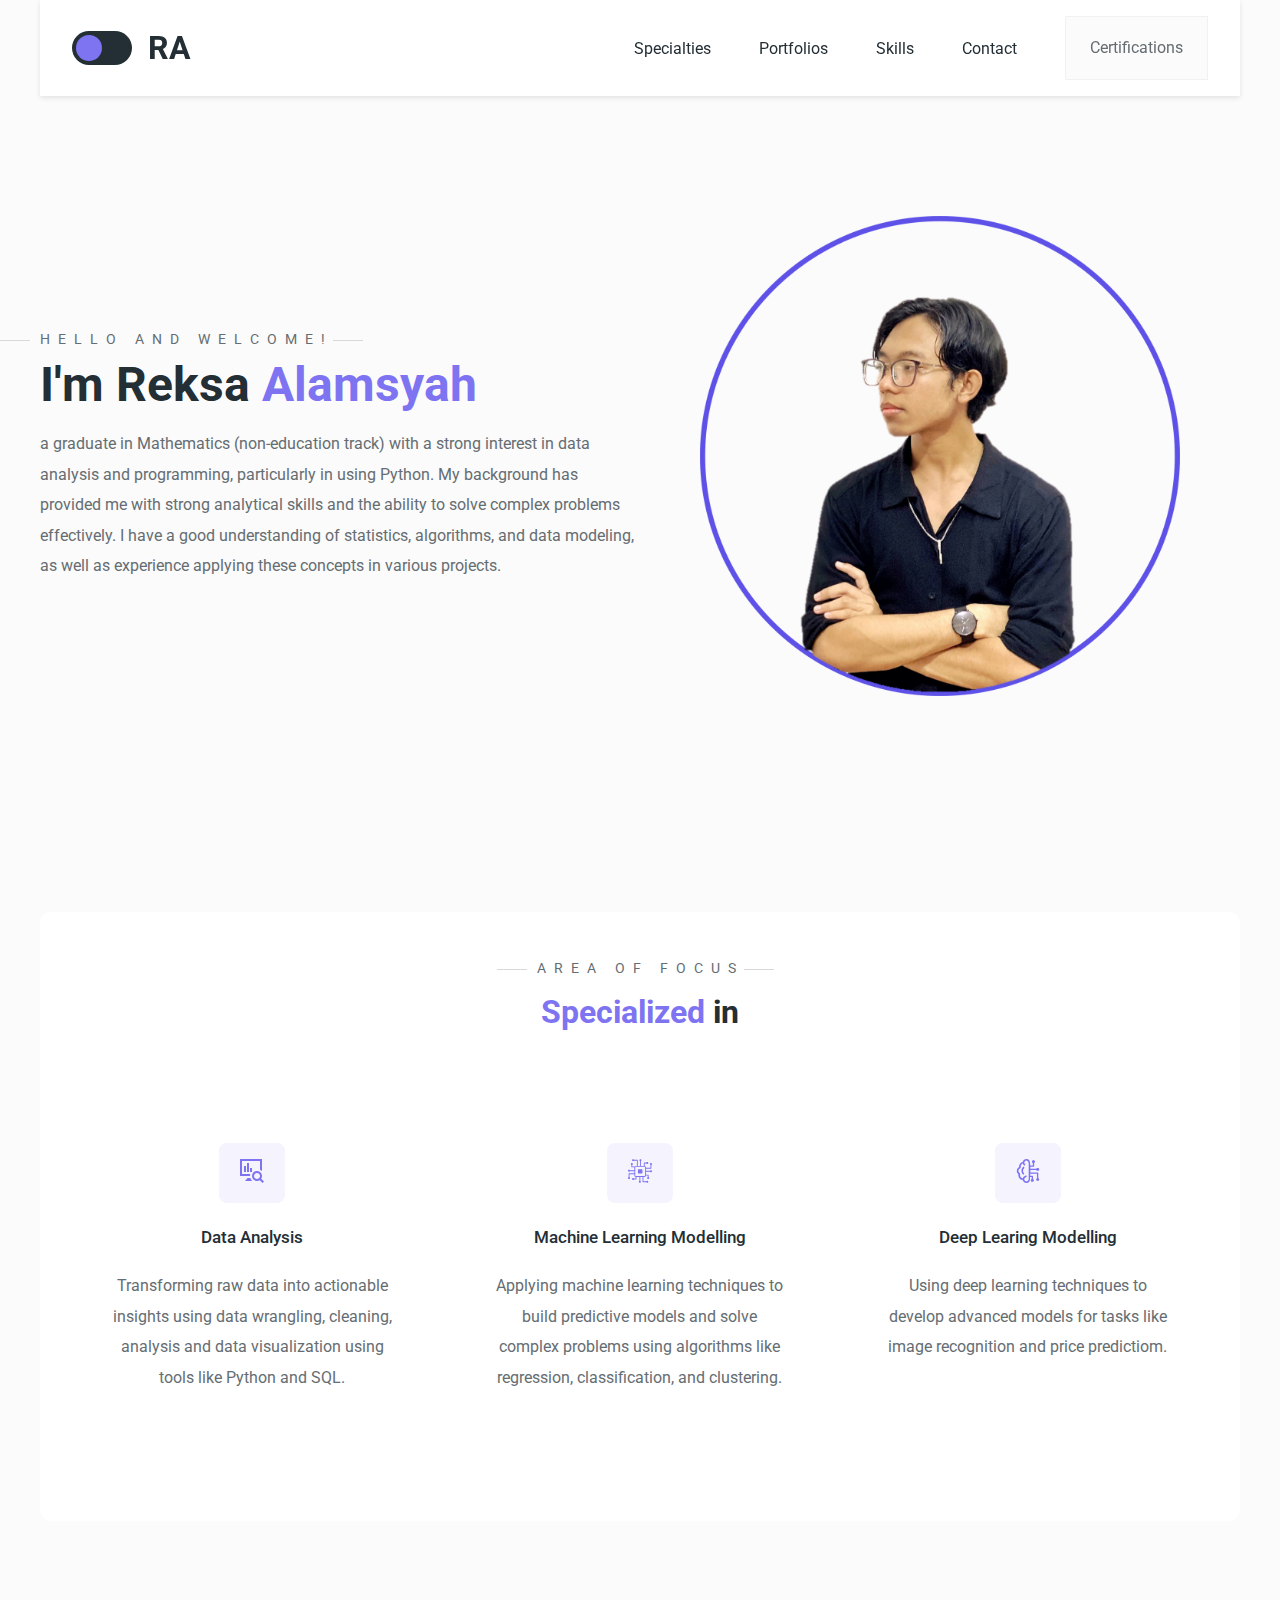
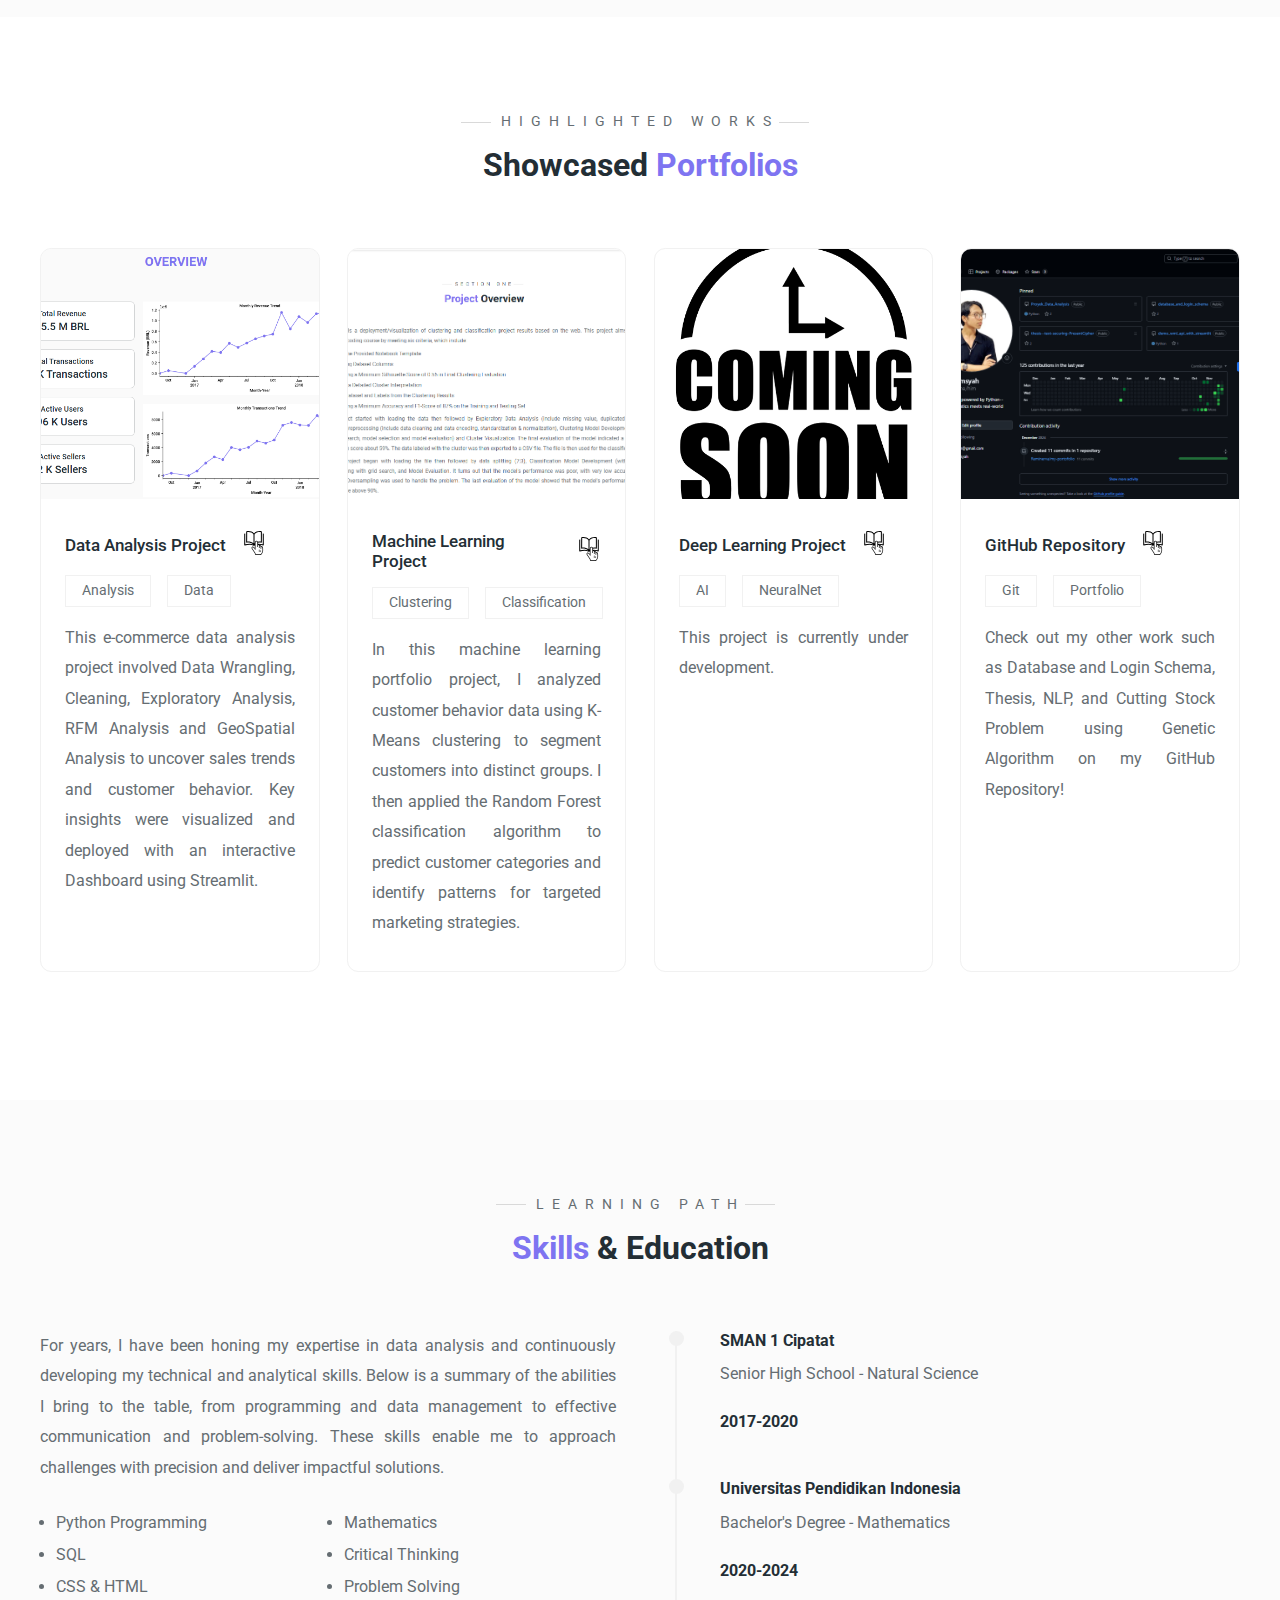
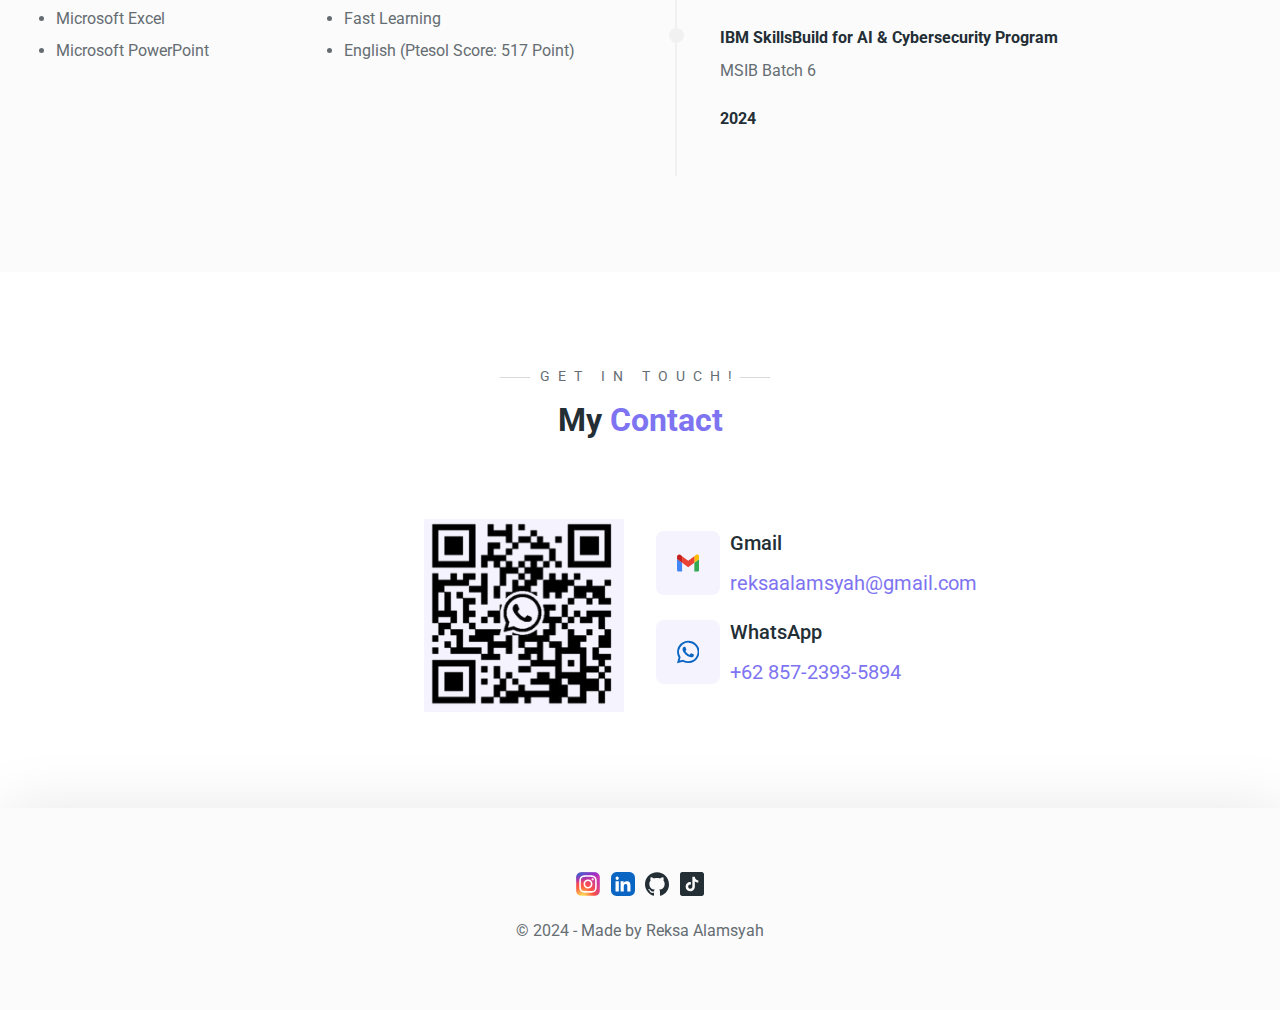
<file: index.html>
<!DOCTYPE html>
<html lang="en">
    <head>
        <meta charset="UTF-8">
        <meta http-equiv="X-UA-Compatible" content="IE=edge"/>
        <!-- <meta name="viewport" content = "width=device-width, initial-scale=1.0"/> -->
        <title>Reksa Alamsyah - Personal Web/Portfolios</title>
        <link rel="stylesheet" href="./styles/style.css"/>
        <link rel="stylesheet" href="./styles/responsive.css"/>
        <link rel="icon" href="./images/img_icon.ico" type="image/x-icon">
        <style>
            .flip-horizontal {
                transform: scaleX(-1);
            }
        </style>
    </head>

    <body>

        <!-- Header -->
        <header>
            <div class="main-container">
                <div class="nav">
                    <div class="logo">
                        <!-- membuat switch dark theme -->
                        <label class="switch">
                            <input type="checkbox" id="theme-toggle">
                            <span class="slider"></span>
                        </label>
                        <a href="/">RA</a>
                    </div>

                    <nav>
                        <ul>
                            <li><a href="#specialties">Specialties</a></li>
                            <li><a href="#portfolios">Portfolios</a></li>
                            <li><a href="#skills">Skills</a></li>
                            <li><a href="#contact">Contact</a></li>
                            <ri>
                                <a href=https://drive.google.com/file/d/1pqBKKxlPNTuUFQUYgJs5cBxIsaLfNkCH/view?usp=sharing target="_blank">
                                    <button class="btn"><p>Certifications</p></button>
                                </a>
                            </ri>
                        </ul>
                    </nav>

                    <div class="burger">
                            <div class="line-1"></div>
                            <div class="line-2"></div>
                            <div class="line-3"></div>
                    </div>
                </div>
                <section id="hero">
                    <div class="hero-left">
                        <h3 class="pre-title">Hello and Welcome!</h3>
                        <h1 class="hero-name">I'm Reksa <span>Alamsyah</span></h1>
                        <p> a graduate in Mathematics (non-education track) with a strong interest in data analysis and
programming, particularly in using Python. My background has provided me with strong analytical
skills and the ability to solve complex problems effectively. I have a good understanding of
statistics, algorithms, and data modeling, as well as experience applying these concepts in various
projects.
                        </p>
                    </div>
                    <div class="hero-right">
                        <img src="./images/FOTO edited.png" alt="Photo Profil" class="flip-horizontal">
                    </div>
                </section>
            </div>
        </header>
        <!-- End of Header -->


        <!-- Section Specialties -->
        <section id="specialties">
            <div class="specialties main-container">
                <h3 class="pre-title">Area of Focus</h3>
                <h1 class="section-title specialties-title"><span>Specialized</span> in</h1>

                <div class="grid-3">
                    <!-- Specialties 1 -->
                    <div class="specialties">
                        <div class="specialties-icon">
                            <svg
                                xmlns="http://www.w3.org/2000/svg"
                                width="24" height="24"
                                viewBox="0 0 24 24"
                            >
                                <path 
                                    d="M21.169 19.754c.522-.79.831-1.735.831-2.754 0-2.761-2.238-5-5-5s-5 2.239-5 5 2.238 5 5 5c1.019 0 1.964-.309 2.755-.832l2.831 2.832 1.414-1.414-2.831-2.832zm-4.169.246c-1.654 0-3-1.346-3-3s1.346-3 3-3 3 1.346 3 3-1.346 3-3 3zm-4.89 2h-7.11l2.599-3h2.696c.345 1.152.976 2.18 1.815 3zm-2.11-5h-10v-17h22v12.11c-.574-.586-1.251-1.068-2-1.425v-8.685h-18v13h8.295c-.19.634-.295 1.305-.295 2zm-4-4h-2v-6h2v6zm3 0h-2v-9h2v9zm3 0h-2v-4h2v4z"
                                />
                            </svg>
                        </div>
                        <h4>Data Analysis</h4>
                        <p>Transforming raw data into actionable insights using data wrangling, 
                            cleaning, analysis and data visualization using tools like Python and SQL.</p>
                    </div>

                    <!-- Specialties 2 -->
                    <div class="specialties">
                        <div class="specialties-icon">
                            <?xml version="1.0" encoding="utf-8"?><svg version="1.1" id="Layer_1" xmlns="http://www.w3.org/2000/svg" xmlns:xlink="http://www.w3.org/1999/xlink" width="24" height="24" viewBox="0 0 122.88 121.28" style="enable-background:new 0 0 122.88 121.28" xml:space="preserve"><g><path d="M98.42,98.8c-0.25-0.61-0.39-1.28-0.39-1.98s0.14-1.37,0.39-1.98c0.26-0.61,0.63-1.17,1.09-1.63l0.03-0.04 c0.26-0.26,0.56-0.51,0.88-0.7c0.17-0.11,0.35-0.21,0.55-0.3v-8.22h-8.51c-0.26,1.8-1.12,3.42-2.36,4.67 c-1.55,1.55-3.7,2.51-6.07,2.51H78.9v22.42h15.05c0.08-0.13,0.16-0.26,0.25-0.39c0.18-0.26,0.38-0.5,0.6-0.72 c0.47-0.47,1.04-0.86,1.68-1.12c0.61-0.25,1.28-0.39,1.98-0.39c0.69,0,1.37,0.14,1.98,0.39c0.64,0.26,1.2,0.65,1.68,1.12 c0.47,0.47,0.86,1.04,1.12,1.68c0.25,0.61,0.39,1.28,0.39,1.98c0,0.69-0.14,1.35-0.39,1.98c-0.26,0.64-0.65,1.21-1.12,1.68 s-1.04,0.86-1.68,1.12c-0.61,0.25-1.28,0.39-1.98,0.39c-0.68,0-1.33-0.13-1.94-0.38l-0.04-0.01c-0.64-0.26-1.2-0.65-1.68-1.12 c-0.29-0.29-0.55-0.63-0.77-0.98c-0.12-0.2-0.23-0.42-0.32-0.63H76.6c-0.64,0-1.21-0.26-1.63-0.68c-0.43-0.43-0.69-1-0.69-1.64l0,0 V91.13H63.08v20.34c0.17,0.09,0.34,0.18,0.51,0.29c0.31,0.19,0.6,0.43,0.85,0.68c0.48,0.48,0.86,1.04,1.12,1.68 c0.25,0.61,0.39,1.28,0.39,1.98c0,0.68-0.13,1.33-0.38,1.94l-0.01,0.04c-0.26,0.64-0.65,1.2-1.12,1.68 c-0.47,0.47-1.04,0.86-1.68,1.12c-0.61,0.25-1.28,0.39-1.98,0.39c-0.69,0-1.36-0.14-1.98-0.39c-0.64-0.26-1.21-0.65-1.68-1.12 c-0.47-0.47-0.86-1.04-1.12-1.68c-0.25-0.61-0.39-1.28-0.39-1.98c0-0.68,0.13-1.33,0.38-1.94l0.01-0.04 c0.26-0.64,0.65-1.2,1.12-1.68c0.25-0.25,0.52-0.47,0.82-0.66l0.04-0.03c0.16-0.09,0.33-0.18,0.5-0.27l0,0V91.13H43.54v10.54 c0,0.64-0.26,1.21-0.68,1.63s-0.99,0.68-1.63,0.68H30.63c-0.08,0.16-0.17,0.31-0.27,0.47c-0.18,0.27-0.39,0.53-0.63,0.77 l-0.04,0.04c-0.47,0.47-1.04,0.86-1.68,1.12c-0.61,0.25-1.28,0.39-1.98,0.39c-0.68,0-1.33-0.13-1.94-0.38l-0.04-0.01 c-0.64-0.26-1.2-0.65-1.68-1.12c-0.47-0.47-0.86-1.04-1.12-1.68c-0.25-0.61-0.39-1.28-0.39-1.98c0-0.69,0.14-1.36,0.39-1.98 c0.26-0.64,0.65-1.21,1.12-1.68c0.49-0.46,1.07-0.85,1.71-1.11l0,0c0.61-0.25,1.28-0.39,1.98-0.39c0.7,0,1.37,0.14,1.98,0.39 c0.61,0.26,1.17,0.63,1.63,1.1l0.04,0.03c0.26,0.26,0.51,0.56,0.7,0.88c0.1,0.17,0.21,0.35,0.3,0.55h8.22v-8.45 c-1.63-0.36-3.09-1.18-4.22-2.31c-1.51-1.51-2.44-3.57-2.44-5.83v-5.49H7.73v15.05c0.13,0.08,0.26,0.16,0.39,0.25 c0.26,0.18,0.49,0.38,0.72,0.6c0.47,0.47,0.86,1.04,1.12,1.68c0.25,0.61,0.39,1.28,0.39,1.98c0,0.69-0.14,1.37-0.39,1.98 c-0.26,0.64-0.65,1.2-1.12,1.68c-0.47,0.47-1.04,0.86-1.68,1.12c-0.61,0.25-1.28,0.39-1.98,0.39c-0.69,0-1.35-0.14-1.98-0.39 c-0.64-0.26-1.21-0.65-1.68-1.12c-0.47-0.47-0.86-1.04-1.12-1.68C0.14,98.22,0,97.55,0,96.85c0-0.68,0.13-1.33,0.38-1.94l0.01-0.04 c0.26-0.64,0.65-1.2,1.12-1.68c0.29-0.29,0.63-0.55,0.98-0.77c0.19-0.12,0.42-0.23,0.63-0.32V75c0-0.64,0.26-1.21,0.68-1.63 c0.43-0.43,1-0.69,1.64-0.69l0,0h26.83v-11.2H9.81c-0.09,0.17-0.18,0.34-0.29,0.51c-0.19,0.31-0.43,0.6-0.68,0.85 c-0.48,0.48-1.04,0.86-1.68,1.12c-0.61,0.25-1.28,0.39-1.98,0.39c-0.68,0-1.33-0.13-1.94-0.38l-0.04-0.01 c-0.64-0.26-1.2-0.65-1.68-1.12c-0.47-0.47-0.86-1.04-1.12-1.68c-0.25-0.61-0.39-1.28-0.39-1.98c0-0.69,0.14-1.36,0.39-1.98 c0.26-0.64,0.65-1.21,1.12-1.68s1.04-0.86,1.68-1.12C3.82,54.14,4.48,54,5.19,54c0.68,0,1.33,0.13,1.94,0.38l0.04,0.01 c0.64,0.26,1.2,0.65,1.68,1.12c0.25,0.25,0.47,0.52,0.67,0.82l0.03,0.04c0.09,0.16,0.18,0.33,0.27,0.5l0,0h22.45V42.96 c0-0.34,0.02-0.68,0.06-1.02H19.61c-0.64,0-1.21-0.26-1.63-0.68c-0.42-0.42-0.68-0.99-0.68-1.63V29.03 c-0.16-0.08-0.31-0.17-0.47-0.27c-0.27-0.18-0.53-0.39-0.77-0.63l-0.04-0.04c-0.47-0.47-0.86-1.04-1.12-1.68 c-0.25-0.61-0.39-1.28-0.39-1.98c0-0.68,0.13-1.33,0.38-1.94l0.01-0.04c0.26-0.64,0.65-1.2,1.12-1.68 c0.47-0.47,1.04-0.86,1.68-1.12c0.61-0.25,1.28-0.39,1.98-0.39c0.69,0,1.36,0.14,1.98,0.39c0.64,0.26,1.21,0.65,1.68,1.12 c0.46,0.49,0.85,1.07,1.11,1.71l0,0c0.25,0.61,0.39,1.28,0.39,1.98c0,0.7-0.14,1.37-0.39,1.98c-0.26,0.61-0.63,1.17-1.09,1.63 l-0.03,0.04c-0.26,0.26-0.56,0.51-0.89,0.7c-0.17,0.1-0.35,0.21-0.55,0.3v8.22h12.55v0.06c0.08-0.09,0.17-0.18,0.25-0.26 c1.55-1.55,3.7-2.51,6.07-2.51h4.81V7.73H30.54c-0.08,0.13-0.16,0.26-0.25,0.39c-0.18,0.26-0.38,0.49-0.6,0.72 c-0.47,0.47-1.04,0.86-1.68,1.12c-0.61,0.25-1.28,0.39-1.98,0.39c-0.69,0-1.37-0.14-1.98-0.39c-0.64-0.26-1.2-0.65-1.68-1.12 c-0.47-0.47-0.86-1.04-1.12-1.68C21,6.54,20.86,5.88,20.86,5.17c0-0.69,0.14-1.35,0.39-1.98c0.26-0.64,0.65-1.21,1.12-1.68 c0.47-0.47,1.04-0.86,1.68-1.12C24.66,0.14,25.33,0,26.03,0c0.68,0,1.33,0.13,1.94,0.38l0.04,0.01c0.64,0.26,1.2,0.65,1.68,1.12 c0.29,0.29,0.55,0.63,0.77,0.98c0.12,0.19,0.23,0.42,0.33,0.63h17.09c0.64,0,1.21,0.26,1.63,0.68c0.43,0.43,0.69,1,0.69,1.64l0,0 v29.18h11.2V9.81c-0.17-0.09-0.34-0.18-0.51-0.29c-0.31-0.19-0.6-0.43-0.85-0.68c-0.48-0.48-0.86-1.04-1.12-1.68 c-0.25-0.61-0.39-1.28-0.39-1.98c0-0.68,0.13-1.33,0.38-1.94l0.01-0.04c0.26-0.64,0.65-1.2,1.12-1.68 c0.47-0.47,1.04-0.86,1.68-1.12c0.61-0.25,1.28-0.39,1.98-0.39c0.69,0,1.36,0.14,1.98,0.39c0.64,0.26,1.21,0.65,1.68,1.12 c0.47,0.47,0.86,1.04,1.12,1.68c0.25,0.61,0.39,1.28,0.39,1.98c0,0.68-0.13,1.33-0.38,1.94l-0.01,0.04 c-0.26,0.64-0.65,1.2-1.12,1.68c-0.25,0.25-0.52,0.47-0.82,0.67l-0.04,0.03c-0.16,0.09-0.33,0.18-0.5,0.27l0,0v24.8h14.93v-15 c0-0.64,0.26-1.21,0.68-1.63c0.42-0.42,0.99-0.68,1.63-0.68h10.61c0.08-0.16,0.17-0.31,0.27-0.47c0.18-0.27,0.39-0.53,0.63-0.77 l0.04-0.04c0.47-0.47,1.04-0.86,1.68-1.12c0.61-0.25,1.28-0.39,1.98-0.39c0.68,0,1.33,0.13,1.94,0.38l0.04,0.01 c0.64,0.26,1.2,0.65,1.68,1.12c0.47,0.47,0.86,1.04,1.12,1.68c0.25,0.61,0.39,1.28,0.39,1.98c0,0.69-0.14,1.36-0.39,1.98 c-0.26,0.64-0.65,1.21-1.12,1.68c-0.5,0.46-1.07,0.85-1.71,1.11l0,0c-0.61,0.25-1.28,0.39-1.98,0.39s-1.37-0.14-1.98-0.39 c-0.61-0.26-1.17-0.63-1.63-1.09l-0.04-0.03c-0.26-0.26-0.51-0.56-0.7-0.88c-0.11-0.17-0.21-0.35-0.3-0.55h-8.22v12.84 c1.77,0.31,3.35,1.17,4.56,2.38c1.51,1.51,2.44,3.57,2.44,5.83v1.03h22.6V28.93c-0.13-0.08-0.26-0.16-0.39-0.25 c-0.26-0.18-0.49-0.38-0.71-0.6c-0.47-0.47-0.86-1.04-1.12-1.68c-0.25-0.61-0.39-1.28-0.39-1.98c0-0.69,0.14-1.37,0.39-1.98 c0.26-0.64,0.65-1.2,1.12-1.68c0.47-0.47,1.04-0.86,1.68-1.12c0.61-0.25,1.28-0.39,1.98-0.39c0.69,0,1.36,0.14,1.98,0.39 c0.64,0.26,1.21,0.65,1.68,1.12c0.47,0.47,0.86,1.04,1.12,1.68c0.25,0.61,0.39,1.28,0.39,1.98c0,0.68-0.13,1.33-0.38,1.94 l-0.01,0.04c-0.26,0.64-0.65,1.2-1.12,1.68c-0.29,0.29-0.63,0.55-0.98,0.77c-0.2,0.12-0.42,0.23-0.63,0.33v17.09 c0,0.64-0.26,1.21-0.68,1.63c-0.43,0.43-1,0.69-1.64,0.69l0,0H92.55v11.2h20.52c0.09-0.17,0.18-0.34,0.29-0.51 c0.2-0.31,0.43-0.6,0.68-0.85c0.48-0.48,1.04-0.86,1.68-1.12c0.61-0.25,1.28-0.39,1.98-0.39c0.68,0,1.33,0.13,1.94,0.38l0.04,0.01 c0.64,0.26,1.2,0.65,1.68,1.12c0.47,0.47,0.86,1.04,1.12,1.68c0.25,0.61,0.39,1.28,0.39,1.98c0,0.69-0.14,1.36-0.39,1.98 c-0.26,0.64-0.65,1.21-1.12,1.68s-1.04,0.86-1.68,1.12c-0.61,0.25-1.28,0.39-1.98,0.39c-0.68,0-1.33-0.13-1.94-0.38l-0.04-0.01 c-0.64-0.26-1.2-0.65-1.68-1.12c-0.25-0.25-0.47-0.52-0.67-0.82l-0.03-0.04c-0.09-0.16-0.18-0.33-0.27-0.5l0,0H92.55v14.93h10.72 c0.64,0,1.21,0.26,1.63,0.68c0.42,0.42,0.68,0.99,0.68,1.63v10.61c0.16,0.08,0.31,0.17,0.47,0.28c0.27,0.18,0.53,0.39,0.77,0.63 l0.04,0.04c0.47,0.47,0.86,1.04,1.12,1.68c0.25,0.61,0.39,1.28,0.39,1.98c0,0.68-0.13,1.33-0.38,1.94l-0.01,0.04 c-0.26,0.64-0.65,1.2-1.12,1.68c-0.47,0.47-1.04,0.86-1.68,1.12c-0.61,0.25-1.28,0.39-1.98,0.39c-0.69,0-1.36-0.14-1.98-0.39 c-0.64-0.26-1.21-0.65-1.68-1.12C99.08,100.02,98.68,99.44,98.42,98.8L98.42,98.8L98.42,98.8z M53.49,52.14h17.84 c1.39,0,2.52,1.13,2.52,2.52v16.43c0,1.39-1.13,2.52-2.52,2.52H53.49c-1.39,0-2.52-1.13-2.52-2.52V54.66 C50.97,53.27,52.1,52.14,53.49,52.14L53.49,52.14z M84.04,39.08H40.77c-0.99,0-1.9,0.41-2.56,1.08c-0.71,0.71-1.15,1.7-1.15,2.8 v39.83c0,1.1,0.44,2.09,1.15,2.8c0.67,0.67,1.57,1.08,2.56,1.08h43.27c0.99,0,1.9-0.41,2.56-1.08c0.71-0.71,1.15-1.7,1.15-2.8 V42.96c0-1.1-0.44-2.09-1.15-2.8C85.94,39.49,85.03,39.08,84.04,39.08L84.04,39.08z"/></g></svg>
                        </div>
                        <h4>Machine Learning Modelling</h4>
                        <p>Applying machine learning techniques to build predictive models and solve complex problems 
                            using algorithms like regression, classification, and clustering.</p>
                    </div>

                    <!-- Specialties 3 -->
                    <div class="specialties">
                        <div class="specialties-icon">
                            <?xml version="1.0" encoding="utf-8"?><svg version="1.1" id="Layer_1" xmlns="http://www.w3.org/2000/svg" xmlns:xlink="http://www.w3.org/1999/xlink" width="24" height="24" viewBox="0 0 114.75 122.88" style="enable-background:new 0 0 114.75 122.88" xml:space="preserve"><g><path d="M64.94,8.92c2.03,3.52,3.42,12.25,4.15,23.81h12.97V20.46c-0.28-0.13-0.55-0.28-0.81-0.45c-0.49-0.31-0.94-0.67-1.33-1.06 l-0.05-0.05c-0.69-0.69-1.24-1.52-1.62-2.44c-0.38-0.91-0.59-1.91-0.59-2.96c0-1.04,0.21-2.03,0.59-2.95 c0.39-0.95,0.97-1.8,1.67-2.51c0.71-0.71,1.56-1.28,2.51-1.67c0.91-0.38,1.91-0.59,2.95-0.59c1.04,0,2.03,0.21,2.95,0.59 c0.95,0.39,1.8,0.97,2.51,1.67c0.71,0.71,1.28,1.56,1.67,2.5l0.02,0.06c0.36,0.9,0.56,1.88,0.56,2.89c0,1.04-0.21,2.03-0.59,2.95 c-0.39,0.95-0.97,1.8-1.67,2.51l-0.06,0.06c-0.35,0.34-0.74,0.66-1.15,0.93c-0.22,0.15-0.45,0.28-0.69,0.41v15.84 c0,0.95-0.39,1.81-1.01,2.43c-0.62,0.62-1.48,1.01-2.43,1.01H69.43c0.12,3.29,0.2,6.75,0.23,10.32h30.44 c0.13-0.26,0.27-0.51,0.42-0.75l0.04-0.05c0.29-0.45,0.63-0.86,0.99-1.22c0.71-0.71,1.56-1.28,2.51-1.67l0.06-0.02 c0.9-0.36,1.88-0.57,2.89-0.57c1.04,0,2.03,0.21,2.95,0.59c0.95,0.39,1.8,0.97,2.51,1.67c0.71,0.71,1.28,1.56,1.67,2.51 c0.38,0.92,0.59,1.91,0.59,2.95c0,1.04-0.21,2.03-0.59,2.95c-0.39,0.95-0.97,1.8-1.67,2.51c-0.71,0.71-1.56,1.28-2.51,1.67 l-0.06,0.02c-0.9,0.36-1.88,0.56-2.89,0.56c-1.04,0-2.04-0.21-2.95-0.59c-0.94-0.39-1.79-0.96-2.51-1.67 c-0.38-0.38-0.72-0.8-1.02-1.27c-0.16-0.24-0.3-0.49-0.43-0.75H69.67c-0.03,3.9-0.11,7.89-0.24,11.95h37.21 c0.95,0,1.81,0.39,2.43,1.01c0.62,0.62,1.01,1.48,1.01,2.43v25.53c0.33,0.14,0.64,0.3,0.94,0.48c0.54,0.32,1.03,0.71,1.47,1.15 c0.71,0.71,1.28,1.56,1.67,2.51l0.02,0.06c0.36,0.9,0.57,1.88,0.57,2.89c0,1.04-0.21,2.03-0.59,2.95c-0.39,0.95-0.97,1.8-1.67,2.51 c-0.71,0.71-1.56,1.28-2.51,1.67c-0.91,0.38-1.91,0.59-2.95,0.59c-1.04,0-2.03-0.21-2.95-0.59c-0.95-0.39-1.8-0.97-2.51-1.67 c-0.71-0.71-1.28-1.56-1.67-2.51c-0.38-0.91-0.59-1.91-0.59-2.95c0-1.04,0.21-2.04,0.59-2.95c0.39-0.95,0.97-1.8,1.67-2.51 c0.32-0.32,0.68-0.62,1.06-0.89c0.18-0.13,0.37-0.25,0.57-0.36V75.66H69.16c-0.15,3.24-0.33,6.49-0.55,9.73h11.04 c0.95,0,1.81,0.39,2.43,1.01c0.62,0.62,1.01,1.48,1.01,2.43v13.66c0.25,0.13,0.48,0.27,0.72,0.42c0.46,0.3,0.87,0.64,1.24,1.01 l0.06,0.06c0.68,0.7,1.24,1.53,1.62,2.45c0.38,0.91,0.59,1.91,0.59,2.95c0,1.04-0.21,2.04-0.59,2.95l-0.03,0.06 c-0.39,0.93-0.96,1.76-1.65,2.45l-0.05,0.05c-0.7,0.69-1.53,1.25-2.44,1.63c-0.91,0.38-1.92,0.59-2.96,0.59 c-1.04,0-2.03-0.21-2.95-0.59c-0.95-0.39-1.8-0.97-2.51-1.67l-0.06-0.06c-0.68-0.7-1.24-1.53-1.62-2.45 c-0.38-0.92-0.59-1.91-0.59-2.95s0.21-2.03,0.59-2.95c0.39-0.95,0.96-1.8,1.67-2.51l0,0c0.39-0.39,0.83-0.74,1.29-1.04 c0.25-0.16,0.51-0.31,0.78-0.44V92.28H68.1c-0.11,1.37-0.23,2.74-0.35,4.1c-0.16,1.76-0.67,5.01-0.34,6.62 c0.88,4.27-2.97,17.15-14.29,19.52c-5.58,1.16-11.35-0.55-15.7-3.95c-3.48-2.71-6.09-6.52-7.03-10.83 c-1.82-0.07-3.67-0.44-5.47-1.04c-3.98-1.34-7.81-3.95-10.8-7.41c-3.01-3.47-5.19-7.83-5.88-12.68c-0.35-2.53-0.3-5.17,0.26-7.89 c-1.95-1.77-3.63-3.76-4.96-5.93C1.22,69.08-0.05,64.9,0,60.6c0.05-4.33,1.43-8.72,4.42-12.8c1.74-2.37,4.03-4.63,6.93-6.7 c-0.03-0.79-0.03-1.58-0.01-2.36c0.23-6.32,2.56-11.88,5.96-16.03c3.52-4.3,8.23-7.11,13.07-7.8h0.02 c0.17-0.71,0.37-1.41,0.63-2.09c1.56-4.23,4.77-7.83,8.7-10.12c3.96-2.3,8.71-3.32,13.34-2.36C57.51,1.28,61.75,3.94,64.94,8.92 L64.94,8.92L64.94,8.92z M30.77,99.21c1.64-5.16,5.97-10.31,14.14-14.48c2.04-1.03,4.52-0.23,5.57,1.8 c1.03,2.04,0.23,4.52-1.8,5.57c-7.57,3.87-10.42,8.31-10.42,12.18c0,3.02,1.72,5.84,4.22,7.8c2.54,1.97,5.82,3,8.92,2.36 c3.86-0.8,7.58-4.37,9.51-12.15V20.49c-1.93-7.72-5.65-11.27-9.5-12.07c-2.54-0.53-5.24,0.07-7.54,1.42 c-2.33,1.35-4.2,3.43-5.09,5.83c-1.18,3.2-0.48,7.13,3.52,10.83c1.66,1.55,1.77,4.14,0.22,5.8c-1.55,1.66-4.14,1.77-5.8,0.22 c-3.11-2.88-5.03-5.94-5.99-8.99c-2.45,0.59-4.87,2.21-6.83,4.59c-2.29,2.79-3.86,6.57-4.02,10.91c-0.04,1.15,0.02,2.37,0.19,3.62 h-0.01c0.22,1.62-0.5,3.3-1.98,4.21c-3,1.84-5.21,3.87-6.76,5.98c-1.88,2.56-2.74,5.25-2.77,7.84c-0.03,2.63,0.78,5.25,2.23,7.6 c1.23,1.99,2.91,3.81,4.96,5.33c1.54,1.06,2.26,3.04,1.63,4.89c-0.81,2.4-0.99,4.73-0.68,6.9c0.44,3.12,1.89,5.97,3.87,8.26 c1.99,2.3,4.51,4.02,7.09,4.9C28.69,98.96,29.74,99.16,30.77,99.21L30.77,99.21L30.77,99.21z M31.71,41.1 c1.62-1.59,4.22-1.57,5.82,0.05c1.59,1.62,1.57,4.22-0.05,5.82c-3.53,3.48-5.37,7.96-5.57,12.54c-0.19,4.72,1.34,9.58,4.56,13.57 c1.43,1.77,1.14,4.36-0.63,5.79c-1.77,1.43-4.36,1.14-5.79-0.63c-4.51-5.59-6.65-12.39-6.38-19.06 C23.96,52.56,26.62,46.1,31.71,41.1L31.71,41.1L31.71,41.1z"/></g></svg>
                        </div>
                        <h4>Deep Learing Modelling</h4>
                        <p>Using deep learning techniques to develop advanced 
                            models for tasks like image recognition and price predictiom. 
                        </p>
                    </div>
                </div>
            </div>
        </section>
        <!-- End of Specialties -->


        <!-- Section Portfolios -->
        <section id="portfolios">
            <div class="portfolios main-container">
                <h3 class="pre-title">Highlighted Works</h3>
                <h1 class="section-title portfolios-title">Showcased <span>Portfolios</span></h1>

                <div class="grid-3">
                    <!-- Portfolio 1 -->
                    <div class="portfolio">
                        <div class="portfolio-cover">
                            <img src="./images/porto1.png" alt="Port 1">
                        </div>

                        <div class="portfolio-info">
                            <div class="portfolio-title">
                                <h4> <a href="https://reksa-dashboard.streamlit.app/" target="_blank">Data Analysis Project</a> </h4>
                                <a href="https://reksa-dashboard.streamlit.app/" class="portfolio-link" target="_blank">
                                    <svg xmlns="http://www.w3.org/2000/svg" shape-rendering="geometricPrecision" text-rendering="geometricPrecision" image-rendering="optimizeQuality" fill-rule="evenodd" clip-rule="evenodd" width="24" height="24" viewBox="0 0 418 512.535"><path fill-rule="nonzero" d="M40.896 237.026c.444-78.78.889-144.007 1.336-222.478.018-5.233 3.732-9.586 8.658-10.603l-.004-.015c53.592-11.186 123.886.624 158.684 46.863C246.233 5.818 313.831-4.137 368.173 3.804c5.425.795 9.33 5.457 9.325 10.785.02 0 .011 205.116.011 223.403 0 6.029-4.887 10.916-10.915 10.916-.871 0-1.718-.105-2.527-.294-20.718-3.267-48.53-1.344-70.273 4.484l-.181 20.595c3.1-.091 6.2-.125 9.3-.106 27.864.177 65.683 4.722 93.256 11.83 0-82.659-.011-151.791-.011-234.435h10.927c6.027 0 10.915 4.887 10.915 10.916v237.8c0 6.028-4.888 10.916-10.915 10.916-1.231 0-2.414-.205-3.519-.58-24.055-6.888-54.318-11.953-80.722-13.867 1.621 2.518 2.854 5.38 3.784 8.476h13.992c.563 0 1.111.065 1.636.189 12.586 2.019 18.453 10.811 21.008 22.01a7.141 7.141 0 011.896-.255h9.848c.564 0 1.113.066 1.64.191 27.033 4.324 26.638 39.142 26.379 61.855-.008.761-.017 1.479-.017 5.486l.565 25.171c.016.263.019.529.007.799-1.209 24.503-12.31 43.636-23.751 63.356l-.969 1.692c-5.047 8.826-10.9 15.567-17.568 20.177-6.788 4.692-14.297 7.104-22.538 7.192l-.652.029h-84.431v-.024c-8.493.169-15.088-3.546-19.937-10.816-3.904-5.848-6.499-14.044-7.898-24.372l-53.319-80.679c-3.149-4.217-7.429-10.777-10.64-18.062-2.409-5.466-4.234-11.397-4.616-17.22-.451-6.887.506-12.435 2.468-16.773 2.438-5.386 6.31-8.898 11-10.805 4.375-1.78 9.317-2.044 14.299-1.054 5.972 1.188 12.128 4.212 17.377 8.551 4.393 3.63 11.565 9.52 18.424 15.127l6.061 4.952.284-53.02c-3.991 1.48-7.983 3.1-11.977 4.864a10.936 10.936 0 01-6.199 1.81 10.933 10.933 0 01-6.196-1.81c-29.266-12.933-58.454-18.06-87.631-17.874-29.92.189-70.303 5.989-100.736 14.704-1.105.375-2.288.58-3.522.58C4.888 310.614 0 305.726 0 299.698v-237.8c0-6.029 4.888-10.916 10.915-10.916h10.916v234.435c27.576-7.108 65.392-11.653 93.256-11.83 25.738-.162 51.474 3.419 77.24 12.158-16.027-12.993-33.898-22.509-52.946-28.723-24.01-7.835-60.141-10.438-86.723-8.156-6.005.492-11.273-3.974-11.765-9.979a10.608 10.608 0 01.003-1.861zm324.052 103.841c.295 7.593-.147 15.445-.548 22.562-.239 4.226-.46 8.143-.46 11.734a7.143 7.143 0 01-14.283 0c0-3.396.248-7.781.515-12.516 1-17.705 2.336-41.379-10.03-43.721h-11.158c.556 8.456.053 17.402-.399 25.417-.239 4.225-.46 8.142-.46 11.732a7.143 7.143 0 01-14.284 0c0-3.395.248-7.78.516-12.515.999-17.704 2.335-41.381-10.032-43.723h-9.369a7.195 7.195 0 01-1.57-.175l-.325 36.85a7.115 7.115 0 01-14.227-.111l.754-85.89-.022-.565c0-12.428-5.069-20.264-11.544-23.538-2.377-1.202-4.931-1.808-7.454-1.812a16.324 16.324 0 00-7.414 1.796c-6.412 3.259-11.413 11.127-11.413 23.849h-.027l-.76 142.342a7.115 7.115 0 01-14.228-.056l.07-13.121a7.122 7.122 0 01-1.193-.773 1777.083 1777.083 0 01-13.81-11.178 5011.309 5011.309 0 01-18.481-15.182c-3.448-2.851-7.351-4.809-11.016-5.539-2.356-.468-4.517-.416-6.209.272-1.379.561-2.556 1.675-3.355 3.442-1.043 2.306-1.532 5.593-1.241 10.022.257 3.927 1.625 8.238 3.444 12.366 2.692 6.107 6.344 11.688 9.038 15.293.159.214.305.434.437.659l54.239 82.073a7.084 7.084 0 011.135 3.097c1.085 8.936 2.982 15.62 5.781 19.813 2.03 3.043 4.659 4.593 7.941 4.509l.167-.002v-.026h84.431l.591.025c5.292-.08 10.128-1.649 14.509-4.679 4.843-3.348 9.266-8.543 13.271-15.547l1.027-1.747c10.541-18.17 20.77-35.804 21.844-56.749l-.543-24.29a7.204 7.204 0 01-.077-1.046l.073-5.697c.203-17.772.514-44.991-14.267-47.651h-9.372l-.212-.004zm-74.486-109.385c20.719-5.113 46.06-7.293 65.22-5.771V24.253c-48.14-4.545-107.824 5.005-135.596 49.25v191.441a343.885 343.885 0 017.347-4.774l.053-9.929h-.028c0-18.89 8.423-31.079 19.224-36.571a30.51 30.51 0 0113.886-3.302 30.82 30.82 0 0113.871 3.319c6.73 3.403 12.554 9.359 16.023 17.795zm57.363 183.293a5.833 5.833 0 0111.665 0v26.677a5.833 5.833 0 01-11.665 0v-26.677zm-34.477-11.786a5.833 5.833 0 0111.665 0v38.461a5.834 5.834 0 01-11.665 0v-38.461zM198.259 262.846V73.178C172.635 28.033 111.358 16.964 63.924 23.74l-1.225 202.662c25.265-.9 60.166 2.315 83.419 9.901 18.519 6.04 36.056 14.847 52.141 26.543z"/></svg>
                                </a>
                            </div>

                            <div class="portfolio-tags">
                                <div>Analysis</div>
                                <div>Data</div>
                            </div>

                            <p>
                                This e-commerce data analysis project involved Data Wrangling, Cleaning, Exploratory 
                                Analysis, RFM Analysis and GeoSpatial Analysis to uncover sales trends and customer behavior. 
                                Key insights were visualized and deployed with an interactive Dashboard using Streamlit.
                            </p>
                        </div>
                    </div>

                    <!-- Portfolio 2 -->
                    <div class="portfolio">
                        <div class="portfolio-cover">
                            <img src="./images/porto2.png" alt="Port 2">
                        </div>

                        <div class="portfolio-info">
                            <div class="portfolio-title">
                                <h4> <a href="./ml-clust.html">Machine Learning Project</a> </h4>
                                <a href="./ml-clust.html" class="portfolio-link">
                                    <svg xmlns="http://www.w3.org/2000/svg" shape-rendering="geometricPrecision" text-rendering="geometricPrecision" image-rendering="optimizeQuality" fill-rule="evenodd" clip-rule="evenodd" width="24" height="24" viewBox="0 0 418 512.535"><path fill-rule="nonzero" d="M40.896 237.026c.444-78.78.889-144.007 1.336-222.478.018-5.233 3.732-9.586 8.658-10.603l-.004-.015c53.592-11.186 123.886.624 158.684 46.863C246.233 5.818 313.831-4.137 368.173 3.804c5.425.795 9.33 5.457 9.325 10.785.02 0 .011 205.116.011 223.403 0 6.029-4.887 10.916-10.915 10.916-.871 0-1.718-.105-2.527-.294-20.718-3.267-48.53-1.344-70.273 4.484l-.181 20.595c3.1-.091 6.2-.125 9.3-.106 27.864.177 65.683 4.722 93.256 11.83 0-82.659-.011-151.791-.011-234.435h10.927c6.027 0 10.915 4.887 10.915 10.916v237.8c0 6.028-4.888 10.916-10.915 10.916-1.231 0-2.414-.205-3.519-.58-24.055-6.888-54.318-11.953-80.722-13.867 1.621 2.518 2.854 5.38 3.784 8.476h13.992c.563 0 1.111.065 1.636.189 12.586 2.019 18.453 10.811 21.008 22.01a7.141 7.141 0 011.896-.255h9.848c.564 0 1.113.066 1.64.191 27.033 4.324 26.638 39.142 26.379 61.855-.008.761-.017 1.479-.017 5.486l.565 25.171c.016.263.019.529.007.799-1.209 24.503-12.31 43.636-23.751 63.356l-.969 1.692c-5.047 8.826-10.9 15.567-17.568 20.177-6.788 4.692-14.297 7.104-22.538 7.192l-.652.029h-84.431v-.024c-8.493.169-15.088-3.546-19.937-10.816-3.904-5.848-6.499-14.044-7.898-24.372l-53.319-80.679c-3.149-4.217-7.429-10.777-10.64-18.062-2.409-5.466-4.234-11.397-4.616-17.22-.451-6.887.506-12.435 2.468-16.773 2.438-5.386 6.31-8.898 11-10.805 4.375-1.78 9.317-2.044 14.299-1.054 5.972 1.188 12.128 4.212 17.377 8.551 4.393 3.63 11.565 9.52 18.424 15.127l6.061 4.952.284-53.02c-3.991 1.48-7.983 3.1-11.977 4.864a10.936 10.936 0 01-6.199 1.81 10.933 10.933 0 01-6.196-1.81c-29.266-12.933-58.454-18.06-87.631-17.874-29.92.189-70.303 5.989-100.736 14.704-1.105.375-2.288.58-3.522.58C4.888 310.614 0 305.726 0 299.698v-237.8c0-6.029 4.888-10.916 10.915-10.916h10.916v234.435c27.576-7.108 65.392-11.653 93.256-11.83 25.738-.162 51.474 3.419 77.24 12.158-16.027-12.993-33.898-22.509-52.946-28.723-24.01-7.835-60.141-10.438-86.723-8.156-6.005.492-11.273-3.974-11.765-9.979a10.608 10.608 0 01.003-1.861zm324.052 103.841c.295 7.593-.147 15.445-.548 22.562-.239 4.226-.46 8.143-.46 11.734a7.143 7.143 0 01-14.283 0c0-3.396.248-7.781.515-12.516 1-17.705 2.336-41.379-10.03-43.721h-11.158c.556 8.456.053 17.402-.399 25.417-.239 4.225-.46 8.142-.46 11.732a7.143 7.143 0 01-14.284 0c0-3.395.248-7.78.516-12.515.999-17.704 2.335-41.381-10.032-43.723h-9.369a7.195 7.195 0 01-1.57-.175l-.325 36.85a7.115 7.115 0 01-14.227-.111l.754-85.89-.022-.565c0-12.428-5.069-20.264-11.544-23.538-2.377-1.202-4.931-1.808-7.454-1.812a16.324 16.324 0 00-7.414 1.796c-6.412 3.259-11.413 11.127-11.413 23.849h-.027l-.76 142.342a7.115 7.115 0 01-14.228-.056l.07-13.121a7.122 7.122 0 01-1.193-.773 1777.083 1777.083 0 01-13.81-11.178 5011.309 5011.309 0 01-18.481-15.182c-3.448-2.851-7.351-4.809-11.016-5.539-2.356-.468-4.517-.416-6.209.272-1.379.561-2.556 1.675-3.355 3.442-1.043 2.306-1.532 5.593-1.241 10.022.257 3.927 1.625 8.238 3.444 12.366 2.692 6.107 6.344 11.688 9.038 15.293.159.214.305.434.437.659l54.239 82.073a7.084 7.084 0 011.135 3.097c1.085 8.936 2.982 15.62 5.781 19.813 2.03 3.043 4.659 4.593 7.941 4.509l.167-.002v-.026h84.431l.591.025c5.292-.08 10.128-1.649 14.509-4.679 4.843-3.348 9.266-8.543 13.271-15.547l1.027-1.747c10.541-18.17 20.77-35.804 21.844-56.749l-.543-24.29a7.204 7.204 0 01-.077-1.046l.073-5.697c.203-17.772.514-44.991-14.267-47.651h-9.372l-.212-.004zm-74.486-109.385c20.719-5.113 46.06-7.293 65.22-5.771V24.253c-48.14-4.545-107.824 5.005-135.596 49.25v191.441a343.885 343.885 0 017.347-4.774l.053-9.929h-.028c0-18.89 8.423-31.079 19.224-36.571a30.51 30.51 0 0113.886-3.302 30.82 30.82 0 0113.871 3.319c6.73 3.403 12.554 9.359 16.023 17.795zm57.363 183.293a5.833 5.833 0 0111.665 0v26.677a5.833 5.833 0 01-11.665 0v-26.677zm-34.477-11.786a5.833 5.833 0 0111.665 0v38.461a5.834 5.834 0 01-11.665 0v-38.461zM198.259 262.846V73.178C172.635 28.033 111.358 16.964 63.924 23.74l-1.225 202.662c25.265-.9 60.166 2.315 83.419 9.901 18.519 6.04 36.056 14.847 52.141 26.543z"/></svg>
                                </a>
                            </div>

                            <div class="portfolio-tags">
                                <div>Clustering</div>
                                <div>Classification</div>
                            </div>

                            <p>
                                In this machine learning portfolio project, I 
                                analyzed customer behavior data using K-Means clustering to segment customers 
                                into distinct groups. I then applied the 
                                Random Forest classification algorithm to predict customer categories 
                                and identify patterns for targeted marketing strategies.
                            </p>
                        </div>
                    </div>

                    <!-- Portfolio 3 -->
                    <div class="portfolio">
                        <div class="portfolio-cover">
                            <img src="./images/porto3.png" alt="Port 3">
                        </div>

                        <div class="portfolio-info">
                            <div class="portfolio-title">
                                <h4> <a href="https://google.com" target="_blank">Deep Learning Project</a></h4>
                                <a href="/" class="portfolio-link" target="_blank">
                                    <svg xmlns="http://www.w3.org/2000/svg" shape-rendering="geometricPrecision" text-rendering="geometricPrecision" image-rendering="optimizeQuality" fill-rule="evenodd" clip-rule="evenodd" width="24" height="24" viewBox="0 0 418 512.535"><path fill-rule="nonzero" d="M40.896 237.026c.444-78.78.889-144.007 1.336-222.478.018-5.233 3.732-9.586 8.658-10.603l-.004-.015c53.592-11.186 123.886.624 158.684 46.863C246.233 5.818 313.831-4.137 368.173 3.804c5.425.795 9.33 5.457 9.325 10.785.02 0 .011 205.116.011 223.403 0 6.029-4.887 10.916-10.915 10.916-.871 0-1.718-.105-2.527-.294-20.718-3.267-48.53-1.344-70.273 4.484l-.181 20.595c3.1-.091 6.2-.125 9.3-.106 27.864.177 65.683 4.722 93.256 11.83 0-82.659-.011-151.791-.011-234.435h10.927c6.027 0 10.915 4.887 10.915 10.916v237.8c0 6.028-4.888 10.916-10.915 10.916-1.231 0-2.414-.205-3.519-.58-24.055-6.888-54.318-11.953-80.722-13.867 1.621 2.518 2.854 5.38 3.784 8.476h13.992c.563 0 1.111.065 1.636.189 12.586 2.019 18.453 10.811 21.008 22.01a7.141 7.141 0 011.896-.255h9.848c.564 0 1.113.066 1.64.191 27.033 4.324 26.638 39.142 26.379 61.855-.008.761-.017 1.479-.017 5.486l.565 25.171c.016.263.019.529.007.799-1.209 24.503-12.31 43.636-23.751 63.356l-.969 1.692c-5.047 8.826-10.9 15.567-17.568 20.177-6.788 4.692-14.297 7.104-22.538 7.192l-.652.029h-84.431v-.024c-8.493.169-15.088-3.546-19.937-10.816-3.904-5.848-6.499-14.044-7.898-24.372l-53.319-80.679c-3.149-4.217-7.429-10.777-10.64-18.062-2.409-5.466-4.234-11.397-4.616-17.22-.451-6.887.506-12.435 2.468-16.773 2.438-5.386 6.31-8.898 11-10.805 4.375-1.78 9.317-2.044 14.299-1.054 5.972 1.188 12.128 4.212 17.377 8.551 4.393 3.63 11.565 9.52 18.424 15.127l6.061 4.952.284-53.02c-3.991 1.48-7.983 3.1-11.977 4.864a10.936 10.936 0 01-6.199 1.81 10.933 10.933 0 01-6.196-1.81c-29.266-12.933-58.454-18.06-87.631-17.874-29.92.189-70.303 5.989-100.736 14.704-1.105.375-2.288.58-3.522.58C4.888 310.614 0 305.726 0 299.698v-237.8c0-6.029 4.888-10.916 10.915-10.916h10.916v234.435c27.576-7.108 65.392-11.653 93.256-11.83 25.738-.162 51.474 3.419 77.24 12.158-16.027-12.993-33.898-22.509-52.946-28.723-24.01-7.835-60.141-10.438-86.723-8.156-6.005.492-11.273-3.974-11.765-9.979a10.608 10.608 0 01.003-1.861zm324.052 103.841c.295 7.593-.147 15.445-.548 22.562-.239 4.226-.46 8.143-.46 11.734a7.143 7.143 0 01-14.283 0c0-3.396.248-7.781.515-12.516 1-17.705 2.336-41.379-10.03-43.721h-11.158c.556 8.456.053 17.402-.399 25.417-.239 4.225-.46 8.142-.46 11.732a7.143 7.143 0 01-14.284 0c0-3.395.248-7.78.516-12.515.999-17.704 2.335-41.381-10.032-43.723h-9.369a7.195 7.195 0 01-1.57-.175l-.325 36.85a7.115 7.115 0 01-14.227-.111l.754-85.89-.022-.565c0-12.428-5.069-20.264-11.544-23.538-2.377-1.202-4.931-1.808-7.454-1.812a16.324 16.324 0 00-7.414 1.796c-6.412 3.259-11.413 11.127-11.413 23.849h-.027l-.76 142.342a7.115 7.115 0 01-14.228-.056l.07-13.121a7.122 7.122 0 01-1.193-.773 1777.083 1777.083 0 01-13.81-11.178 5011.309 5011.309 0 01-18.481-15.182c-3.448-2.851-7.351-4.809-11.016-5.539-2.356-.468-4.517-.416-6.209.272-1.379.561-2.556 1.675-3.355 3.442-1.043 2.306-1.532 5.593-1.241 10.022.257 3.927 1.625 8.238 3.444 12.366 2.692 6.107 6.344 11.688 9.038 15.293.159.214.305.434.437.659l54.239 82.073a7.084 7.084 0 011.135 3.097c1.085 8.936 2.982 15.62 5.781 19.813 2.03 3.043 4.659 4.593 7.941 4.509l.167-.002v-.026h84.431l.591.025c5.292-.08 10.128-1.649 14.509-4.679 4.843-3.348 9.266-8.543 13.271-15.547l1.027-1.747c10.541-18.17 20.77-35.804 21.844-56.749l-.543-24.29a7.204 7.204 0 01-.077-1.046l.073-5.697c.203-17.772.514-44.991-14.267-47.651h-9.372l-.212-.004zm-74.486-109.385c20.719-5.113 46.06-7.293 65.22-5.771V24.253c-48.14-4.545-107.824 5.005-135.596 49.25v191.441a343.885 343.885 0 017.347-4.774l.053-9.929h-.028c0-18.89 8.423-31.079 19.224-36.571a30.51 30.51 0 0113.886-3.302 30.82 30.82 0 0113.871 3.319c6.73 3.403 12.554 9.359 16.023 17.795zm57.363 183.293a5.833 5.833 0 0111.665 0v26.677a5.833 5.833 0 01-11.665 0v-26.677zm-34.477-11.786a5.833 5.833 0 0111.665 0v38.461a5.834 5.834 0 01-11.665 0v-38.461zM198.259 262.846V73.178C172.635 28.033 111.358 16.964 63.924 23.74l-1.225 202.662c25.265-.9 60.166 2.315 83.419 9.901 18.519 6.04 36.056 14.847 52.141 26.543z"/></svg>
                                </a>
                            </div>

                            <div class="portfolio-tags">
                                <div>AI</div>
                                <div>NeuralNet</div>
                            </div>

                            <p>
                                This project is currently under development.
                            </p>

                        </div>
                    </div>
                    
                    <!-- Portfolio GITHUB -->
                    <div class="portfolio">
                        <div class="portfolio-cover">
                            <img src="./images/porto4.png" alt="Port 4">
                        </div>
    
                        <div class="portfolio-info">
                            <div class="portfolio-title">
                                <h4> <a href="https://github.com/Reminerva" target="_blank">GitHub Repository</a> </h4>
                                <a href="https://github.com/Reminerva" class="portfolio-link" target="_blank">
                                    <svg xmlns="http://www.w3.org/2000/svg" shape-rendering="geometricPrecision" text-rendering="geometricPrecision" image-rendering="optimizeQuality" fill-rule="evenodd" clip-rule="evenodd" width="24" height="24" viewBox="0 0 418 512.535"><path fill-rule="nonzero" d="M40.896 237.026c.444-78.78.889-144.007 1.336-222.478.018-5.233 3.732-9.586 8.658-10.603l-.004-.015c53.592-11.186 123.886.624 158.684 46.863C246.233 5.818 313.831-4.137 368.173 3.804c5.425.795 9.33 5.457 9.325 10.785.02 0 .011 205.116.011 223.403 0 6.029-4.887 10.916-10.915 10.916-.871 0-1.718-.105-2.527-.294-20.718-3.267-48.53-1.344-70.273 4.484l-.181 20.595c3.1-.091 6.2-.125 9.3-.106 27.864.177 65.683 4.722 93.256 11.83 0-82.659-.011-151.791-.011-234.435h10.927c6.027 0 10.915 4.887 10.915 10.916v237.8c0 6.028-4.888 10.916-10.915 10.916-1.231 0-2.414-.205-3.519-.58-24.055-6.888-54.318-11.953-80.722-13.867 1.621 2.518 2.854 5.38 3.784 8.476h13.992c.563 0 1.111.065 1.636.189 12.586 2.019 18.453 10.811 21.008 22.01a7.141 7.141 0 011.896-.255h9.848c.564 0 1.113.066 1.64.191 27.033 4.324 26.638 39.142 26.379 61.855-.008.761-.017 1.479-.017 5.486l.565 25.171c.016.263.019.529.007.799-1.209 24.503-12.31 43.636-23.751 63.356l-.969 1.692c-5.047 8.826-10.9 15.567-17.568 20.177-6.788 4.692-14.297 7.104-22.538 7.192l-.652.029h-84.431v-.024c-8.493.169-15.088-3.546-19.937-10.816-3.904-5.848-6.499-14.044-7.898-24.372l-53.319-80.679c-3.149-4.217-7.429-10.777-10.64-18.062-2.409-5.466-4.234-11.397-4.616-17.22-.451-6.887.506-12.435 2.468-16.773 2.438-5.386 6.31-8.898 11-10.805 4.375-1.78 9.317-2.044 14.299-1.054 5.972 1.188 12.128 4.212 17.377 8.551 4.393 3.63 11.565 9.52 18.424 15.127l6.061 4.952.284-53.02c-3.991 1.48-7.983 3.1-11.977 4.864a10.936 10.936 0 01-6.199 1.81 10.933 10.933 0 01-6.196-1.81c-29.266-12.933-58.454-18.06-87.631-17.874-29.92.189-70.303 5.989-100.736 14.704-1.105.375-2.288.58-3.522.58C4.888 310.614 0 305.726 0 299.698v-237.8c0-6.029 4.888-10.916 10.915-10.916h10.916v234.435c27.576-7.108 65.392-11.653 93.256-11.83 25.738-.162 51.474 3.419 77.24 12.158-16.027-12.993-33.898-22.509-52.946-28.723-24.01-7.835-60.141-10.438-86.723-8.156-6.005.492-11.273-3.974-11.765-9.979a10.608 10.608 0 01.003-1.861zm324.052 103.841c.295 7.593-.147 15.445-.548 22.562-.239 4.226-.46 8.143-.46 11.734a7.143 7.143 0 01-14.283 0c0-3.396.248-7.781.515-12.516 1-17.705 2.336-41.379-10.03-43.721h-11.158c.556 8.456.053 17.402-.399 25.417-.239 4.225-.46 8.142-.46 11.732a7.143 7.143 0 01-14.284 0c0-3.395.248-7.78.516-12.515.999-17.704 2.335-41.381-10.032-43.723h-9.369a7.195 7.195 0 01-1.57-.175l-.325 36.85a7.115 7.115 0 01-14.227-.111l.754-85.89-.022-.565c0-12.428-5.069-20.264-11.544-23.538-2.377-1.202-4.931-1.808-7.454-1.812a16.324 16.324 0 00-7.414 1.796c-6.412 3.259-11.413 11.127-11.413 23.849h-.027l-.76 142.342a7.115 7.115 0 01-14.228-.056l.07-13.121a7.122 7.122 0 01-1.193-.773 1777.083 1777.083 0 01-13.81-11.178 5011.309 5011.309 0 01-18.481-15.182c-3.448-2.851-7.351-4.809-11.016-5.539-2.356-.468-4.517-.416-6.209.272-1.379.561-2.556 1.675-3.355 3.442-1.043 2.306-1.532 5.593-1.241 10.022.257 3.927 1.625 8.238 3.444 12.366 2.692 6.107 6.344 11.688 9.038 15.293.159.214.305.434.437.659l54.239 82.073a7.084 7.084 0 011.135 3.097c1.085 8.936 2.982 15.62 5.781 19.813 2.03 3.043 4.659 4.593 7.941 4.509l.167-.002v-.026h84.431l.591.025c5.292-.08 10.128-1.649 14.509-4.679 4.843-3.348 9.266-8.543 13.271-15.547l1.027-1.747c10.541-18.17 20.77-35.804 21.844-56.749l-.543-24.29a7.204 7.204 0 01-.077-1.046l.073-5.697c.203-17.772.514-44.991-14.267-47.651h-9.372l-.212-.004zm-74.486-109.385c20.719-5.113 46.06-7.293 65.22-5.771V24.253c-48.14-4.545-107.824 5.005-135.596 49.25v191.441a343.885 343.885 0 017.347-4.774l.053-9.929h-.028c0-18.89 8.423-31.079 19.224-36.571a30.51 30.51 0 0113.886-3.302 30.82 30.82 0 0113.871 3.319c6.73 3.403 12.554 9.359 16.023 17.795zm57.363 183.293a5.833 5.833 0 0111.665 0v26.677a5.833 5.833 0 01-11.665 0v-26.677zm-34.477-11.786a5.833 5.833 0 0111.665 0v38.461a5.834 5.834 0 01-11.665 0v-38.461zM198.259 262.846V73.178C172.635 28.033 111.358 16.964 63.924 23.74l-1.225 202.662c25.265-.9 60.166 2.315 83.419 9.901 18.519 6.04 36.056 14.847 52.141 26.543z"/></svg>
                                </a>
                            </div>
    
                            <div class="portfolio-tags">
                                <div>Git</div>
                                <div>Portfolio</div>
                            </div>
                            
                            <div class="portfolio-paragraph">
                                <p>
                                    Check out my other work such as Database and Login Schema, Thesis, NLP, and Cutting Stock Problem using Genetic Algorithm on my GitHub Repository!
                                </p>
                            </div>
                            
                            </div>
                        </div>    
                    </div>
                </div>
            </div>
        </section>
        <!-- End of Portfolios -->


        <!-- Section Skills -->
        <section id="skills">
            <div class="skills main-container">
                <h3 class="pre-title">Learning Path</h3>
                <h1 class="section-title skills-title"><span>Skills</span> & Education</h1>

                <div class="skills-grid">

                    <div class="skills-left">
                        <p>
                            For years, I have been honing my expertise in data analysis and continuously developing my technical and analytical skills. Below is a summary of the abilities I bring to the table, from programming and data management to effective communication and problem-solving. These skills enable me to approach challenges with precision and deliver impactful solutions.
                        </p>

                        <div class="skills-list">
                            <ul>
                                <li>Python Programming</li>
                                <li>SQL</li>
                                <li>CSS & HTML</li>
                                <li>Microsoft Excel</li>
                                <li>Microsoft PowerPoint</li>
                            </ul>

                            <ul>
                                <li>Mathematics</li>
                                <li>Critical Thinking</li>
                                <li>Problem Solving</li>
                                <li>Fast Learning</li>
                                <li>English (Ptesol Score: 517 Point)</li>
                            </ul>
                        </div>
                    </div>

                    <div class="skills-right">

                        <!-- EDUCATION 1 -->
                        <div class="education">
                            <div class="line">
                                <div></div>
                            </div>

                            <div class="education-info">
                                <h4 class="education-title">SMAN 1 Cipatat</h4>
                                <p>Senior High School - Natural Science</p>
                                <h4 class="education-years">2017-2020</h4>
                            </div>
                        </div>
                        
                        <!-- EDUCATION 2 -->
                        <div class="education">
                            <div class="line">
                                <div></div>
                            </div>

                            <div class="education-info">
                                <h4 class="education-title">Universitas Pendidikan Indonesia</h4>
                                <p>Bachelor's Degree - Mathematics</p>
                                <h4 class="education-years">2020-2024</h4>
                                
                            </div>
                        </div>
                        
                        <!-- EDUCATION 3 -->
                        <div class="education">
                            <div class="line">
                                <div></div>
                            </div>

                            <div class="education-info">
                                <h4 class="education-title"> IBM SkillsBuild for AI & Cybersecurity Program</h4>
                                <p>MSIB Batch 6</p>
                                <h4 class="education-years">2024</h4>
                                
                            </div>
                        </div>
                    </div>

                </div>
            </div> 
        </section>
        <!-- End of Section Skills -->


        <!-- Section Contact -->
        <section id="contact">
            <div class="contact main-container">
                <h3 class="pre-title">Get in Touch!</h3>
                <h1 class="section-title contact-title">My <span>Contact</span></h1>
                
                <div class="contact-grid">
                    <div class="contact-left">
                        <div class="qr-wa">
                            <img src="./images/QR WA.png" alt="Kontak WA">
                        </div>
                    </div>
    
                    <div class="contact-right">
                        <div class="contact-item">
                            <div class="contact-item-icon">
                                <?xml version="1.0" encoding="utf-8"?><svg version="1.1" id="Layer_1" xmlns="http://www.w3.org/2000/svg" xmlns:xlink="http://www.w3.org/1999/xlink" width="24" heught="24" viewBox="0 0 122.88 92.12" style="enable-background:new 0 0 122.88 92.12" xml:space="preserve"><style type="text/css"><![CDATA[.st0{fill:#EA4335;}.st1{fill:#C5221F;}.st2{fill:#FBBC04;}.st3{fill:#34A853;}.st4{fill:#4285F4;}]]></style><g><path class="st4" d="M8.36,92.12h19.54V44.67L0,23.76v60.08C0,88.42,3.78,92.12,8.36,92.12L8.36,92.12z"/><path class="st3" d="M94.97,92.12h19.54c4.67,0,8.36-3.78,8.36-8.36v-60L94.97,44.67V92.12L94.97,92.12z"/><path class="st2" d="M94.97,8.4v36.27l27.91-20.91V12.58c0-10.37-11.82-16.25-20.11-10.05L94.97,8.4L94.97,8.4z"/><polygon class="st0" points="27.9,44.67 27.9,8.4 61.44,33.57 94.97,8.4 94.97,44.67 61.44,69.76 27.9,44.67"/><path class="st1" d="M0,12.58v11.18l27.91,20.91V8.4l-7.8-5.87C11.82-3.66,0,2.29,0,12.58L0,12.58z"/></g></svg>
                            </div>
    
                            <div class="contact-item-detail">
                                <h4>Gmail</h4>
                                <a href=mailto:reksaalamsyah@gmail.com target="_blank">reksaalamsyah@gmail.com</a>
                            </div>
                        </div>
    
                        <div class="contact-item">
                            <div class="contact-item-icon">
                                <svg id="Layer_1" data-name="Layer 1" xmlns="http://www.w3.org/2000/svg" viewBox="0 0 240 241.19"><defs><style>.cls-1{fill:#25d366;fill-rule:evenodd;}</style></defs><title>whatsapp-color</title><path class="cls-1" d="M205,35.05A118.61,118.61,0,0,0,120.46,0C54.6,0,1,53.61,1,119.51a119.5,119.5,0,0,0,16,59.74L0,241.19l63.36-16.63a119.43,119.43,0,0,0,57.08,14.57h0A119.54,119.54,0,0,0,205,35.07v0ZM120.5,219A99.18,99.18,0,0,1,69.91,205.1l-3.64-2.17-37.6,9.85,10-36.65-2.35-3.76A99.37,99.37,0,0,1,190.79,49.27,99.43,99.43,0,0,1,120.49,219ZM175,144.54c-3-1.51-17.67-8.71-20.39-9.71s-4.72-1.51-6.75,1.51-7.72,9.71-9.46,11.72-3.49,2.27-6.45.76-12.63-4.66-24-14.84A91.1,91.1,0,0,1,91.25,113.3c-1.75-3-.19-4.61,1.33-6.07s3-3.48,4.47-5.23a19.65,19.65,0,0,0,3-5,5.51,5.51,0,0,0-.24-5.23C99,90.27,93,75.57,90.6,69.58s-4.89-5-6.73-5.14-3.73-.09-5.7-.09a11,11,0,0,0-8,3.73C67.48,71.05,59.75,78.3,59.75,93s10.69,28.88,12.19,30.9S93,156.07,123,169c7.12,3.06,12.68,4.9,17,6.32a41.18,41.18,0,0,0,18.8,1.17c5.74-.84,17.66-7.21,20.17-14.18s2.5-13,1.75-14.19-2.69-2.06-5.7-3.59l0,0Z"/></svg>
                            </div>
    
                            <div class="contact-item-detail">
                                <h4>WhatsApp</h4>
                                <a href=https://wa.me/qr/WT2ILSRYYRB7M1 target="_blank">+62 857-2393-5894</a>
                             </div>
                        </div>
                        
                    </div>
                </div>

            </div>
        </section>
        <!-- End of Section Contact -->


        <!-- Section Footer -->
        <footer>
            <div class="footer-icons main-container">
                <a href="https://www.instagram.com/reksa_alamsyah/profilecard/?igsh=MTRzZG4yN2NlOWZwZg==", target="_blank">
                    <svg xmlns="http://www.w3.org/2000/svg" xmlns:xlink="http://www.w3.org/1999/xlink" width="24" height="24" viewBox="0 0 132.004 132"><defs><linearGradient id="b"><stop offset="0" stop-color="#3771c8"/><stop stop-color="#3771c8" offset=".128"/><stop offset="1" stop-color="#60f" stop-opacity="0"/></linearGradient><linearGradient id="a"><stop offset="0" stop-color="#fd5"/><stop offset=".1" stop-color="#fd5"/><stop offset=".5" stop-color="#ff543e"/><stop offset="1" stop-color="#c837ab"/></linearGradient><radialGradient id="c" cx="158.429" cy="578.088" r="65" xlink:href="#a" gradientUnits="userSpaceOnUse" gradientTransform="matrix(0 -1.98198 1.8439 0 -1031.402 454.004)" fx="158.429" fy="578.088"/><radialGradient id="d" cx="147.694" cy="473.455" r="65" xlink:href="#b" gradientUnits="userSpaceOnUse" gradientTransform="matrix(.17394 .86872 -3.5818 .71718 1648.348 -458.493)" fx="147.694" fy="473.455"/></defs><path fill="url(#c)" d="M65.03 0C37.888 0 29.95.028 28.407.156c-5.57.463-9.036 1.34-12.812 3.22-2.91 1.445-5.205 3.12-7.47 5.468C4 13.126 1.5 18.394.595 24.656c-.44 3.04-.568 3.66-.594 19.188-.01 5.176 0 11.988 0 21.125 0 27.12.03 35.05.16 36.59.45 5.42 1.3 8.83 3.1 12.56 3.44 7.14 10.01 12.5 17.75 14.5 2.68.69 5.64 1.07 9.44 1.25 1.61.07 18.02.12 34.44.12 16.42 0 32.84-.02 34.41-.1 4.4-.207 6.955-.55 9.78-1.28 7.79-2.01 14.24-7.29 17.75-14.53 1.765-3.64 2.66-7.18 3.065-12.317.088-1.12.125-18.977.125-36.81 0-17.836-.04-35.66-.128-36.78-.41-5.22-1.305-8.73-3.127-12.44-1.495-3.037-3.155-5.305-5.565-7.624C116.9 4 111.64 1.5 105.372.596 102.335.157 101.73.027 86.19 0H65.03z" transform="translate(1.004 1)"/><path fill="url(#d)" d="M65.03 0C37.888 0 29.95.028 28.407.156c-5.57.463-9.036 1.34-12.812 3.22-2.91 1.445-5.205 3.12-7.47 5.468C4 13.126 1.5 18.394.595 24.656c-.44 3.04-.568 3.66-.594 19.188-.01 5.176 0 11.988 0 21.125 0 27.12.03 35.05.16 36.59.45 5.42 1.3 8.83 3.1 12.56 3.44 7.14 10.01 12.5 17.75 14.5 2.68.69 5.64 1.07 9.44 1.25 1.61.07 18.02.12 34.44.12 16.42 0 32.84-.02 34.41-.1 4.4-.207 6.955-.55 9.78-1.28 7.79-2.01 14.24-7.29 17.75-14.53 1.765-3.64 2.66-7.18 3.065-12.317.088-1.12.125-18.977.125-36.81 0-17.836-.04-35.66-.128-36.78-.41-5.22-1.305-8.73-3.127-12.44-1.495-3.037-3.155-5.305-5.565-7.624C116.9 4 111.64 1.5 105.372.596 102.335.157 101.73.027 86.19 0H65.03z" transform="translate(1.004 1)"/><path fill="#fff" d="M66.004 18c-13.036 0-14.672.057-19.792.29-5.11.234-8.598 1.043-11.65 2.23-3.157 1.226-5.835 2.866-8.503 5.535-2.67 2.668-4.31 5.346-5.54 8.502-1.19 3.053-2 6.542-2.23 11.65C18.06 51.327 18 52.964 18 66s.058 14.667.29 19.787c.235 5.11 1.044 8.598 2.23 11.65 1.227 3.157 2.867 5.835 5.536 8.503 2.667 2.67 5.345 4.314 8.5 5.54 3.054 1.187 6.543 1.996 11.652 2.23 5.12.233 6.755.29 19.79.29 13.037 0 14.668-.057 19.788-.29 5.11-.234 8.602-1.043 11.656-2.23 3.156-1.226 5.83-2.87 8.497-5.54 2.67-2.668 4.31-5.346 5.54-8.502 1.18-3.053 1.99-6.542 2.23-11.65.23-5.12.29-6.752.29-19.788 0-13.036-.06-14.672-.29-19.792-.24-5.11-1.05-8.598-2.23-11.65-1.23-3.157-2.87-5.835-5.54-8.503-2.67-2.67-5.34-4.31-8.5-5.535-3.06-1.187-6.55-1.996-11.66-2.23-5.12-.233-6.75-.29-19.79-.29zm-4.306 8.65c1.278-.002 2.704 0 4.306 0 12.816 0 14.335.046 19.396.276 4.68.214 7.22.996 8.912 1.653 2.24.87 3.837 1.91 5.516 3.59 1.68 1.68 2.72 3.28 3.592 5.52.657 1.69 1.44 4.23 1.653 8.91.23 5.06.28 6.58.28 19.39s-.05 14.33-.28 19.39c-.214 4.68-.996 7.22-1.653 8.91-.87 2.24-1.912 3.835-3.592 5.514-1.68 1.68-3.275 2.72-5.516 3.59-1.69.66-4.232 1.44-8.912 1.654-5.06.23-6.58.28-19.396.28-12.817 0-14.336-.05-19.396-.28-4.68-.216-7.22-.998-8.913-1.655-2.24-.87-3.84-1.91-5.52-3.59-1.68-1.68-2.72-3.276-3.592-5.517-.657-1.69-1.44-4.23-1.653-8.91-.23-5.06-.276-6.58-.276-19.398s.046-14.33.276-19.39c.214-4.68.996-7.22 1.653-8.912.87-2.24 1.912-3.84 3.592-5.52 1.68-1.68 3.28-2.72 5.52-3.592 1.692-.66 4.233-1.44 8.913-1.655 4.428-.2 6.144-.26 15.09-.27zm29.928 7.97c-3.18 0-5.76 2.577-5.76 5.758 0 3.18 2.58 5.76 5.76 5.76 3.18 0 5.76-2.58 5.76-5.76 0-3.18-2.58-5.76-5.76-5.76zm-25.622 6.73c-13.613 0-24.65 11.037-24.65 24.65 0 13.613 11.037 24.645 24.65 24.645C79.617 90.645 90.65 79.613 90.65 66S79.616 41.35 66.003 41.35zm0 8.65c8.836 0 16 7.163 16 16 0 8.836-7.164 16-16 16-8.837 0-16-7.164-16-16 0-8.837 7.163-16 16-16z"/></svg>
                </a>
                <a href="https://www.linkedin.com/in/reksa-alamsyah", target="_blank">
                    <svg id="Layer_1" data-name="Layer 1" xmlns="http://www.w3.org/2000/svg" width="24" height="24" viewBox="0 0 122.88 122.31"><defs><style>.cls-1{fill:#0a66c2;}.cls-1,.cls-2{fill-rule:evenodd;}.cls-2{fill:#fff;}</style></defs><title>linkedin-app</title><path class="cls-1" d="M27.75,0H95.13a27.83,27.83,0,0,1,27.75,27.75V94.57a27.83,27.83,0,0,1-27.75,27.74H27.75A27.83,27.83,0,0,1,0,94.57V27.75A27.83,27.83,0,0,1,27.75,0Z"/><path class="cls-2" d="M49.19,47.41H64.72v8h.22c2.17-3.88,7.45-8,15.34-8,16.39,0,19.42,10.2,19.42,23.47V98.94H83.51V74c0-5.71-.12-13.06-8.42-13.06s-9.72,6.21-9.72,12.65v25.4H49.19V47.41ZM40,31.79a8.42,8.42,0,1,1-8.42-8.42A8.43,8.43,0,0,1,40,31.79ZM23.18,47.41H40V98.94H23.18V47.41Z"/></svg>
                </a>
                <a href="https://github.com/Reminerva", target="_blank">
                    <svg xmlns="http://www.w3.org/2000/svg" width="24" height="24" shape-rendering="geometricPrecision" text-rendering="geometricPrecision" image-rendering="optimizeQuality" fill-rule="evenodd" clip-rule="evenodd" viewBox="0 0 640 640"><path d="M319.988 7.973C143.293 7.973 0 151.242 0 327.96c0 141.392 91.678 261.298 218.826 303.63 16.004 2.964 21.886-6.957 21.886-15.414 0-7.63-.319-32.835-.449-59.552-89.032 19.359-107.8-37.772-107.8-37.772-14.552-36.993-35.529-46.831-35.529-46.831-29.032-19.879 2.209-19.442 2.209-19.442 32.126 2.245 49.04 32.954 49.04 32.954 28.56 48.922 74.883 34.76 93.131 26.598 2.882-20.681 11.15-34.807 20.315-42.803-71.08-8.067-145.797-35.516-145.797-158.14 0-34.926 12.52-63.485 32.965-85.88-3.33-8.078-14.291-40.606 3.083-84.674 0 0 26.87-8.61 88.029 32.8 25.512-7.075 52.878-10.642 80.056-10.76 27.2.118 54.614 3.673 80.162 10.76 61.076-41.386 87.922-32.8 87.922-32.8 17.398 44.08 6.485 76.631 3.154 84.675 20.516 22.394 32.93 50.953 32.93 85.879 0 122.907-74.883 149.93-146.117 157.856 11.481 9.921 21.733 29.398 21.733 59.233 0 42.792-.366 77.28-.366 87.804 0 8.516 5.764 18.473 21.992 15.354 127.076-42.354 218.637-162.274 218.637-303.582 0-176.695-143.269-319.988-320-319.988l-.023.107z"/></svg>    
                </a>
                <a href="https://www.tiktok.com/@reksa.alamsyah?_t=8rnAovKlMu2&_r=1", target="_blank">
                    <svg xmlns="http://www.w3.org/2000/svg" width="24" height="24" shape-rendering="geometricPrecision" text-rendering="geometricPrecision" image-rendering="optimizeQuality" fill-rule="evenodd" clip-rule="evenodd" viewBox="0 0 1000 1000"><path d="M906.25 0H93.75C42.19 0 0 42.19 0 93.75v812.49c0 51.57 42.19 93.75 93.75 93.75l812.5.01c51.56 0 93.75-42.19 93.75-93.75V93.75C1000 42.19 957.81 0 906.25 0zM684.02 319.72c-32.42-21.13-55.81-54.96-63.11-94.38-1.57-8.51-2.45-17.28-2.45-26.25H515l-.17 414.65c-1.74 46.43-39.96 83.7-86.8 83.7-14.57 0-28.27-3.63-40.35-9.99-27.68-14.57-46.63-43.58-46.63-76.97 0-47.96 39.02-86.98 86.97-86.98 8.95 0 17.54 1.48 25.66 4.01V421.89c-8.41-1.15-16.95-1.86-25.66-1.86-105.01 0-190.43 85.43-190.43 190.45 0 64.42 32.18 121.44 81.3 155.92 30.93 21.72 68.57 34.51 109.14 34.51 105.01 0 190.43-85.43 190.43-190.43V400.21c40.58 29.12 90.3 46.28 143.95 46.28V343.03c-28.89 0-55.8-8.59-78.39-23.31z"/></svg>
                </a>
                <p>© 2024 - Made by Reksa Alamsyah</p>
            </div>
        </footer>
        <!-- End of Section Footer -->

        <script src="./scripts/main.js"></script>
    </body>
</html>
</file>
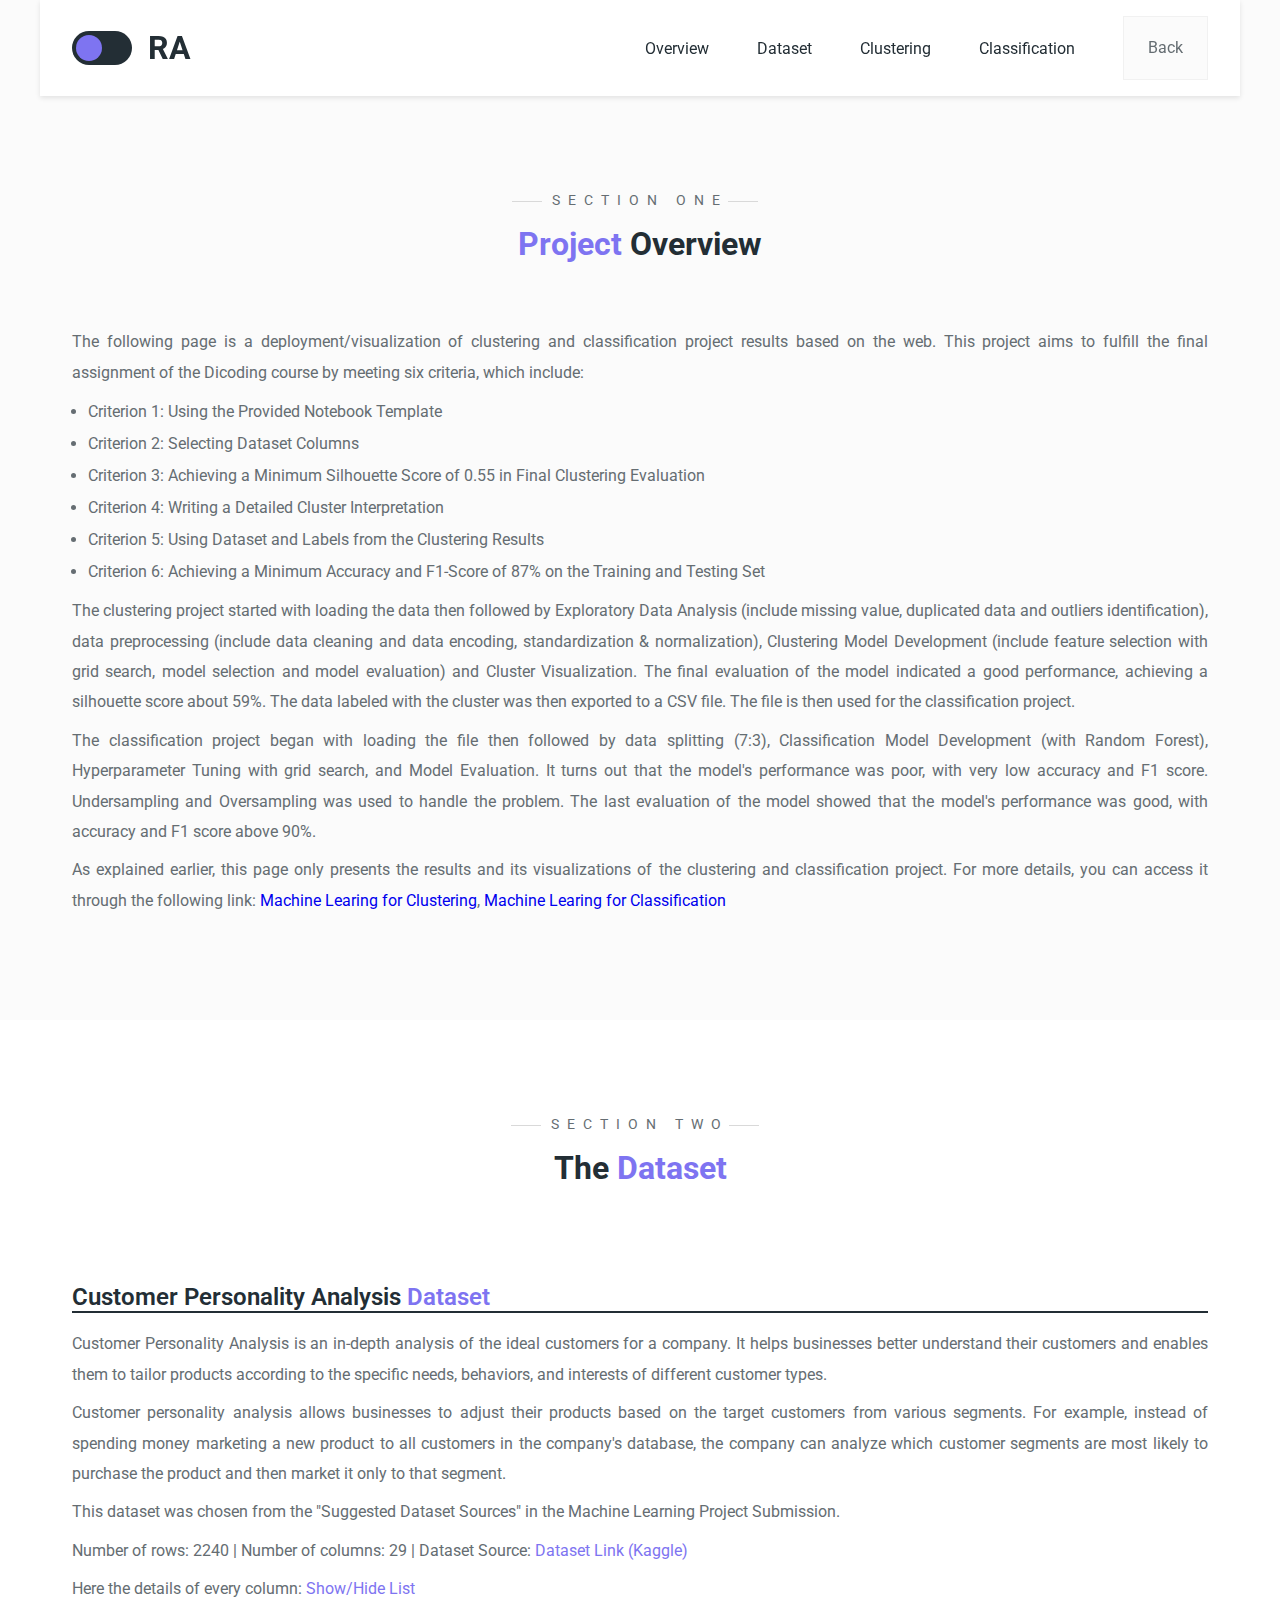
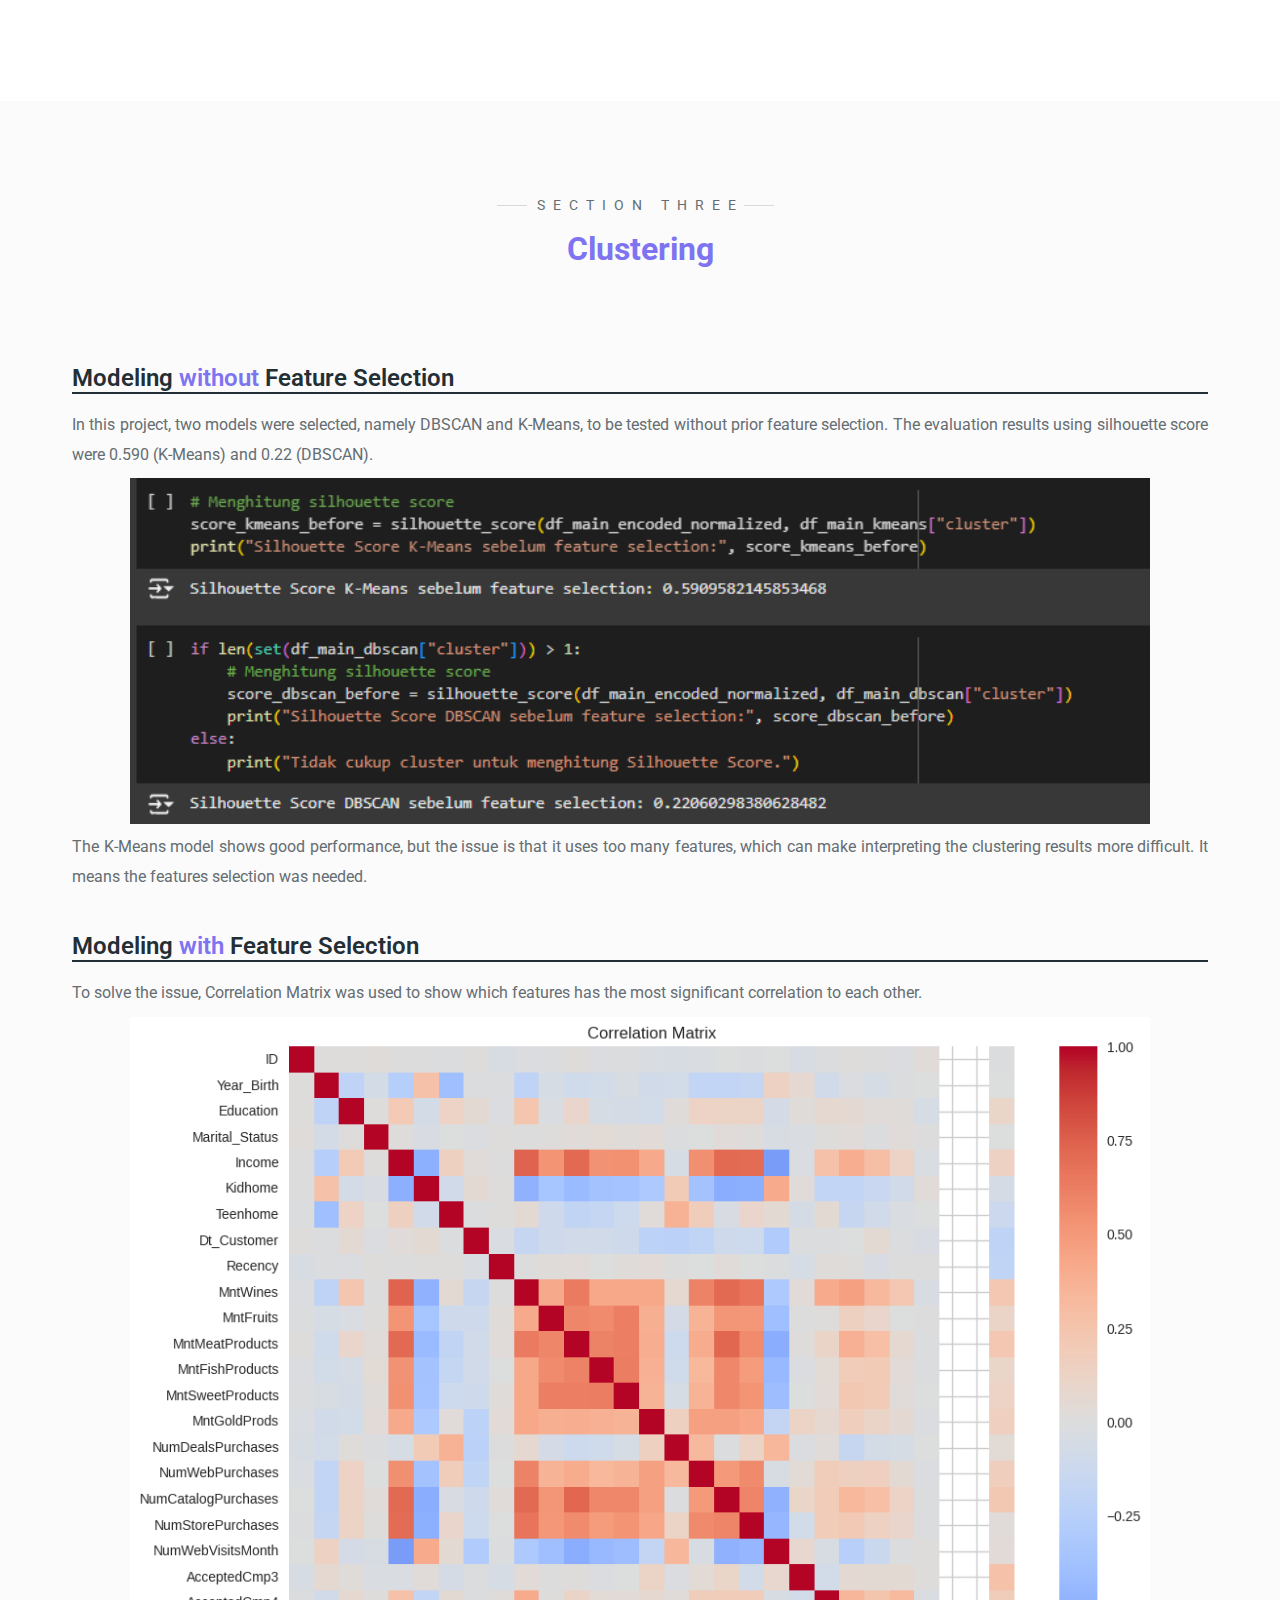
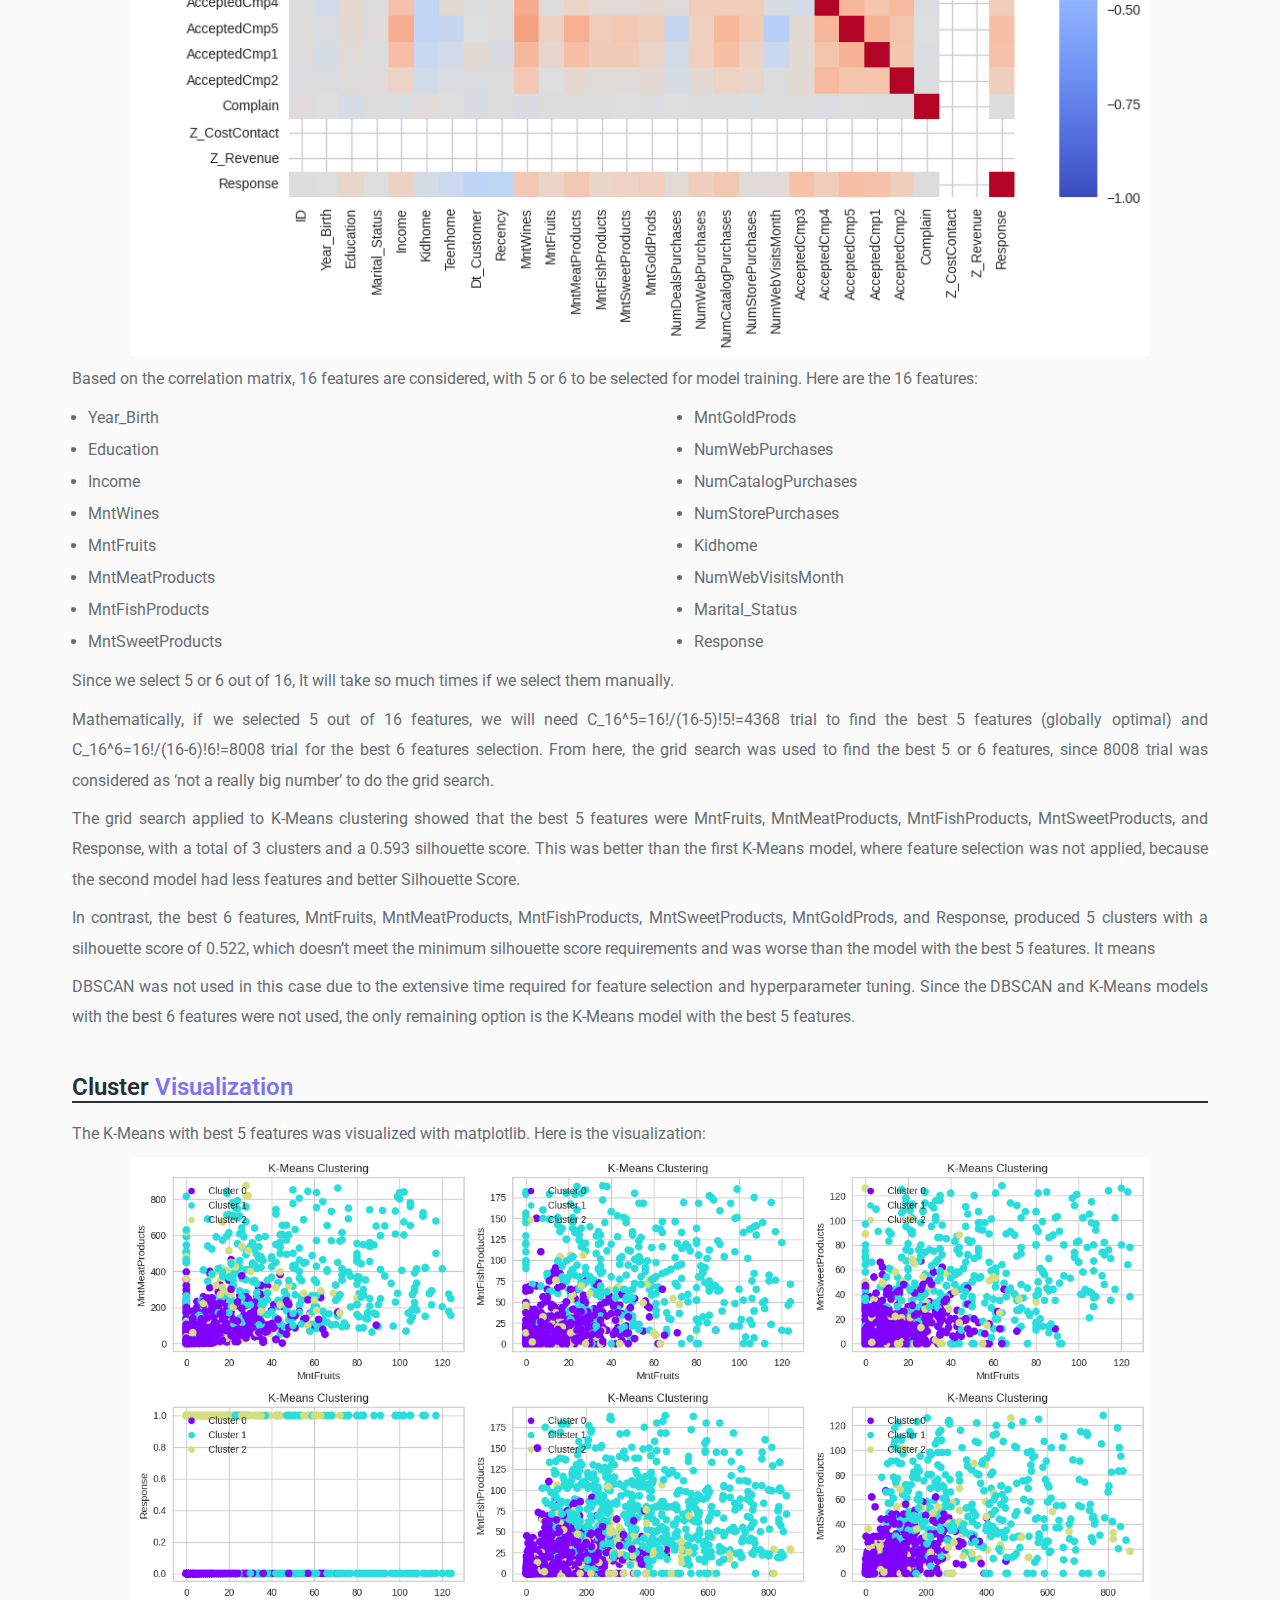
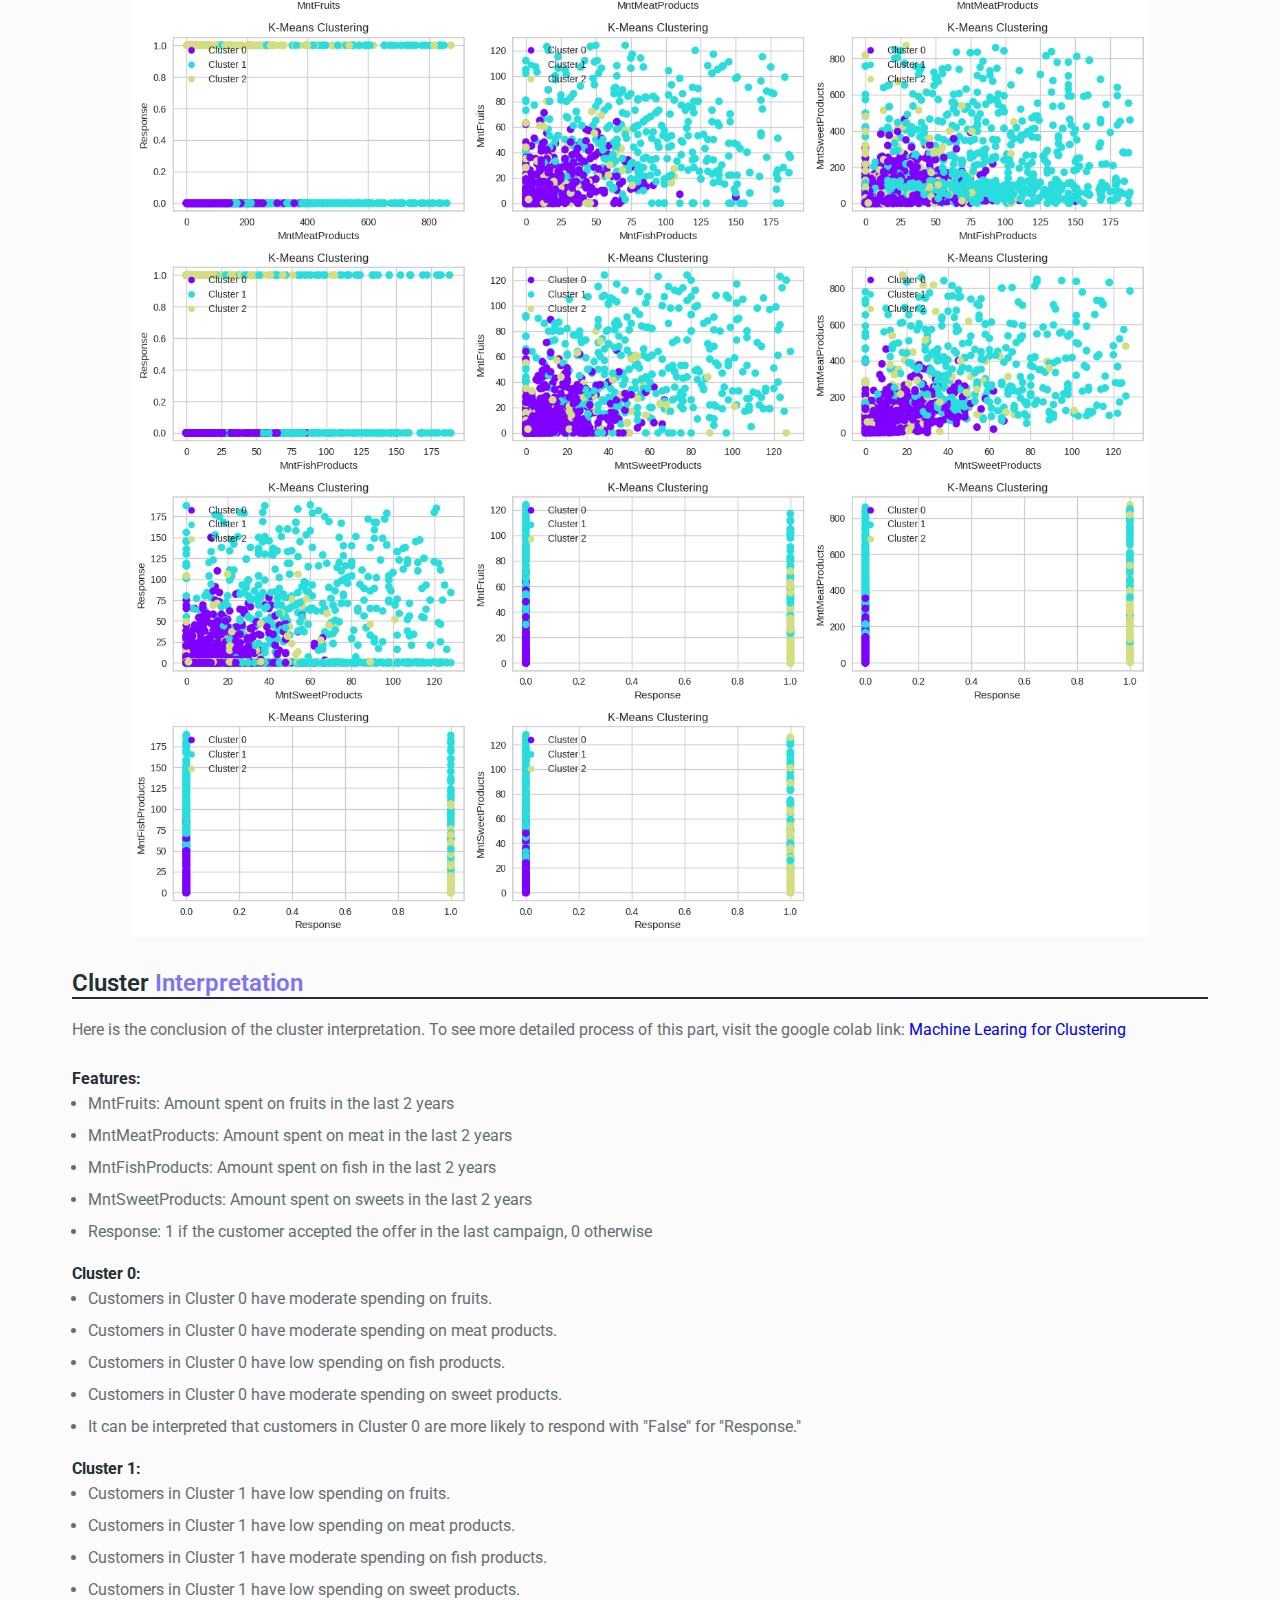
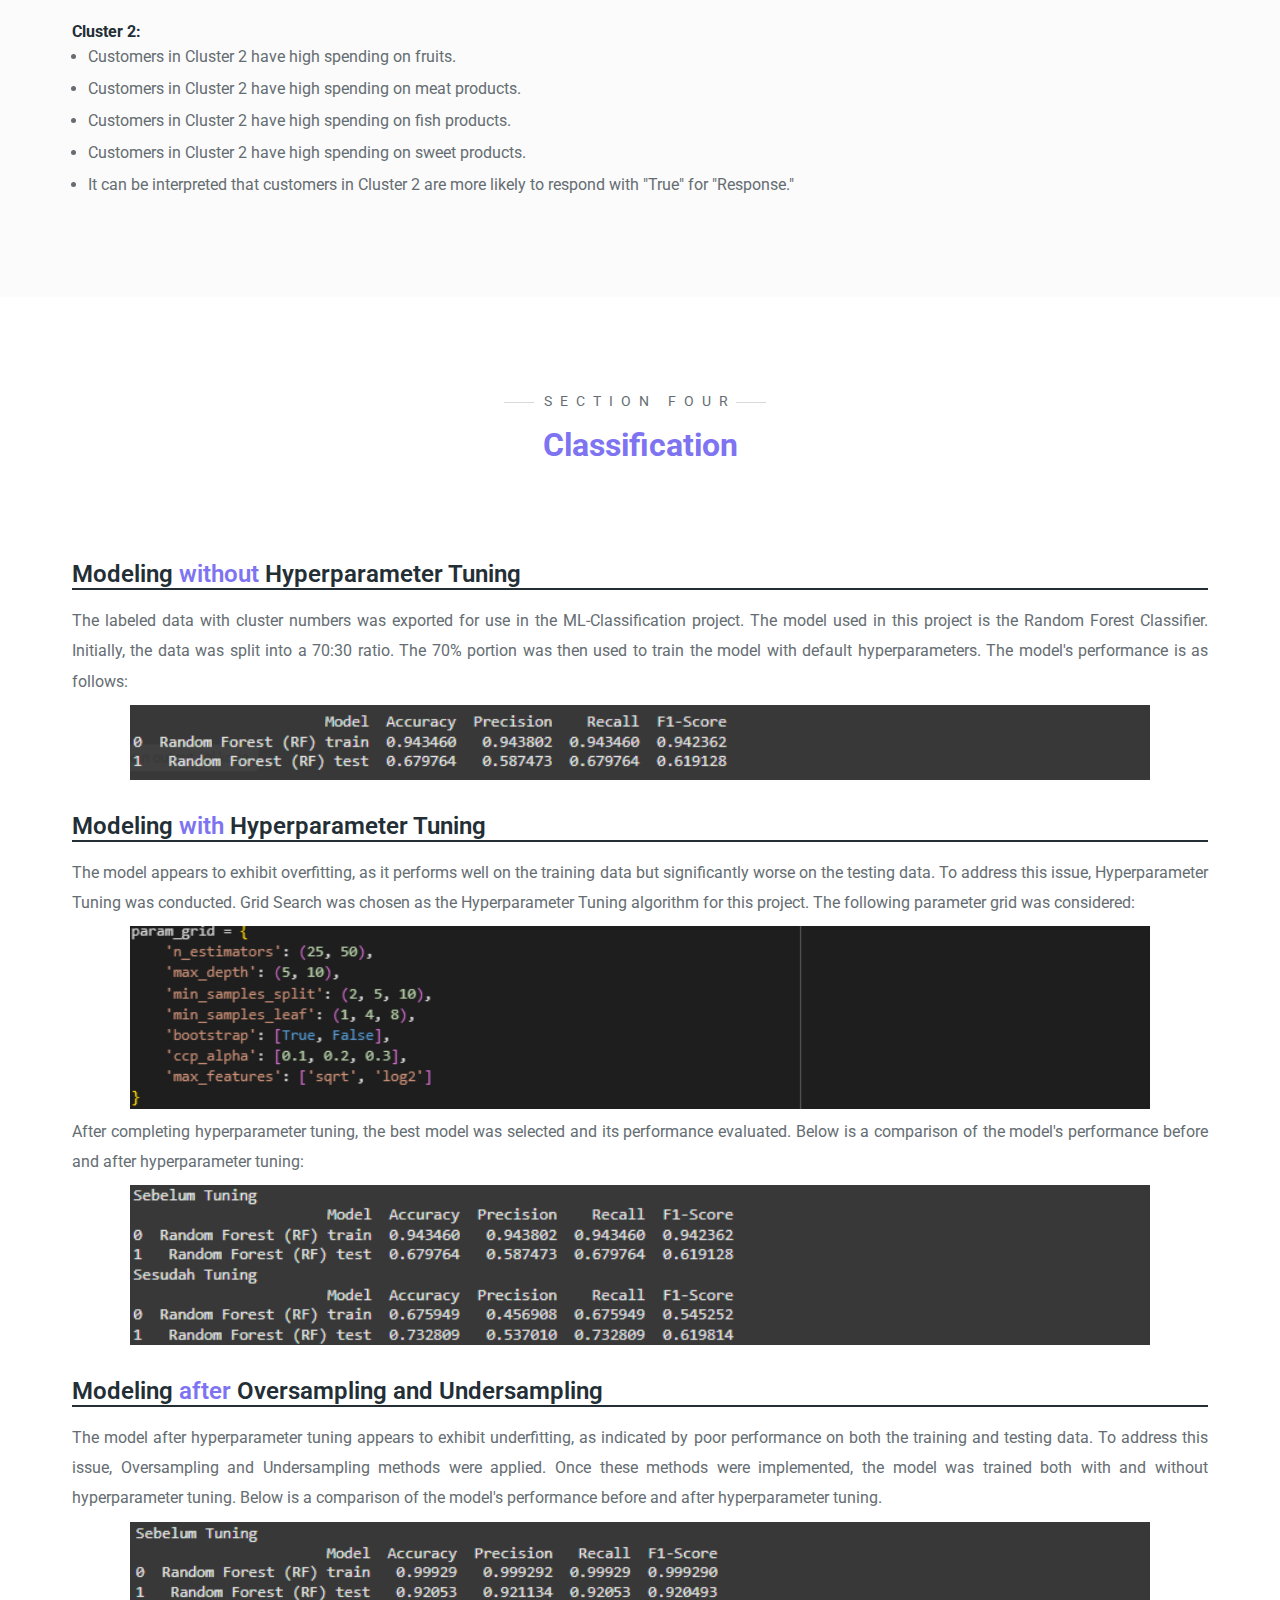
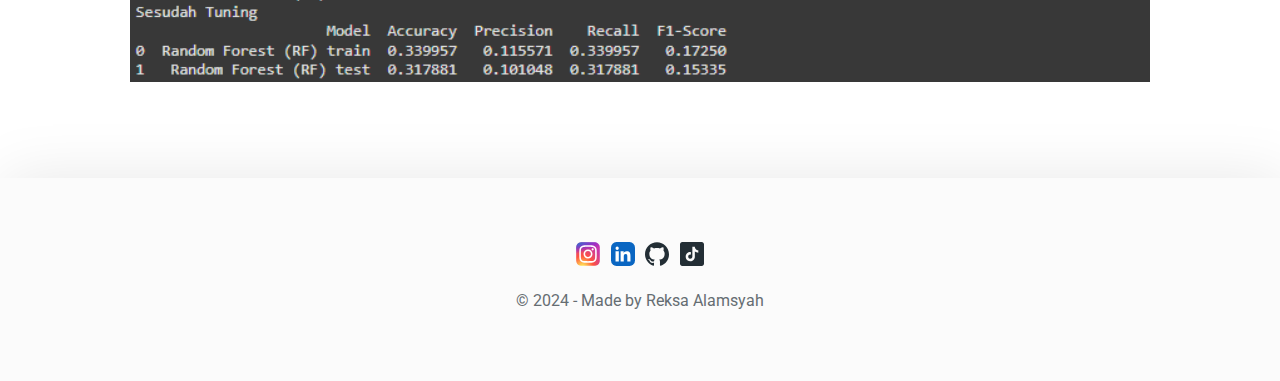
<file: ml-clust.html>
<!DOCTYPE html>
<html lang="en">
    <head>
        <meta charset="UTF-8">
        <meta http-equiv="X-UA-Compatible" content="IE=edge">
        <!-- <meta name="viewport" content = "width=device-width, initial-scale=1.0"> -->
        <title>Reksa Alamsyah - Machine Learning Clustering</title>
        <link rel="stylesheet" href="./styles/style.css">
        <link rel="stylesheet" href="./styles/responsive.css">
        <link rel="icon" href="./images/img_icon.ico" type="image/x-icon">
        <style>
            .flip-horizontal {
                transform: scaleX(-1);
            }
        </style>
    </head>

    <body>
        <!-- Header -->
        <header>
            <div class="main-container">
                <div class="nav">
                    <div class="logo">
                        <!-- membuat switch dark theme -->
                        <label class="switch">
                            <input type="checkbox" id="theme-toggle">
                            <span class="slider"></span>
                        </label>
                        <a href="/">RA</a>
                    </div>

                <nav>
                    <ul>
                        <li><a href="#overview">Overview</a></li>
                        <li><a href="#dataset">Dataset</a></li>
                        <li><a href="#clustering">Clustering</a></li>
                        <li><a href="#classification">Classification</a></li>
                        <ri>
                            <a href=./index.html#portfolios>
                                <button class="btn"><p>Back</p></button>
                            </a>
                        </ri>
                    </ul>
                </nav>

                <div class="burger">
                    <div class="line-1"></div>
                    <div class="line-2"></div>
                    <div class="line-3"></div>
                </div>
                </div>
            </div>
        </header>

        <section id="overview">
            <div class="ml-clustering main-container">
                
                <h3 class="pre-title">Section One</h3>
                <h1 class="section-title ml-clustering-title"><span>Project</span> Overview</h1>

                <p>The following page is a deployment/visualization of clustering and classification project results based on the web. This project aims to fulfill the final assignment of the Dicoding course by meeting six criteria, which include:</p>
                <div class="ml-clustering-list">
                    <ul>
                        <li>Criterion 1: Using the Provided Notebook Template</li>
                        <li>Criterion 2: Selecting Dataset Columns</li>
                        <li>Criterion 3: Achieving a Minimum Silhouette Score of 0.55 in Final Clustering Evaluation</li>
                        <li>Criterion 4: Writing a Detailed Cluster Interpretation</li>
                        <li>Criterion 5: Using Dataset and Labels from the Clustering Results</li>
                        <li>Criterion 6: Achieving a Minimum Accuracy and F1-Score of 87% on the Training and Testing Set</li>
                    </ul>
                </div>
                <p>
                    The clustering project started with loading the data then followed by Exploratory Data Analysis (include missing value, duplicated data and outliers identification), data preprocessing (include data cleaning and data encoding, standardization & normalization), Clustering Model Development (include feature selection with grid search, model selection and model evaluation) and Cluster Visualization. The final evaluation of the model indicated a good performance, achieving a silhouette score about 59%. The data labeled with the cluster was then exported to a CSV file. The file is then used for the classification project.
                </p>
                <p>
                    The classification project began with loading the file then followed by data splitting (7:3), Classification Model Development (with Random Forest), Hyperparameter Tuning with grid search, and Model Evaluation. It turns out that the model's performance was poor, with very low accuracy and F1 score. Undersampling and Oversampling was used to handle the problem. The last evaluation of the model showed that the model's performance was good, with accuracy and F1 score above 90%.
                </p>
                <p>
                    As explained earlier, this page only presents the results and its visualizations of the clustering and classification project. For more details, you can access it through the following link: <a href="https://colab.research.google.com/drive/1tdM-yxUORcr0uFa9mHUUVdXvh4at66vG?usp=sharing" target="_blank">Machine Learing for Clustering</a>, <a href="https://colab.research.google.com/drive/1LUEx9_auUQL-RJRGrgqkboWwJ2pK2Byk?usp=sharing" target="_blank">Machine Learing for Classification</a>
                </p>
                
                
            </div>
        </section>

        <section id="dataset">
            <div class="ml-clustering main-container">
                
                <h3 class="pre-title">Section Two</h3>
                <h1 class="section-title ml-clustering-title">The <span>Dataset</span></h1>
                <h2 class="sub-header">Customer Personality Analysis <span>Dataset</span></h2>
                    
                <hr>
                    
                <p>Customer Personality Analysis is an in-depth analysis of the ideal customers for a company. It helps businesses better understand their customers and enables them to tailor products according to the specific needs, behaviors, and interests of different customer types.</p>
                <p>Customer personality analysis allows businesses to adjust their products based on the target customers from various segments. For example, instead of spending money marketing a new product to all customers in the company's database, the company can analyze which customer segments are most likely to purchase the product and then market it only to that segment.</p>
                <p>This dataset was chosen from the "Suggested Dataset Sources" in the Machine Learning Project Submission.</p>
                <p>Number of rows: 2240 | Number of columns: 29 | Dataset Source: <a href="https://www.kaggle.com/datasets/imakash3011/customer-personality-analysis"><span>Dataset Link (Kaggle)</span></a></p>

                <div class="ml-clustering-list">
                    <label for="toggle-list">Here the details of every column: <span>Show/Hide List</span></label>
                    <input type="checkbox" id="toggle-list" hidden>
                    <ul class="animated-list">
                        <li>1. ID: Customer’s unique identifier</li>
                        <li>2. Year_Birth: Customer's birth year</li>
                        <li>3. Education: Education Qualification of customer</li>
                        <li>4. Marital_Status: Marital Status of customer</li>
                        <li>5. Income: Customer's yearly household income</li>
                        <li>6. Kidhome: Number of children in customer's household</li>
                        <li>7. Teenhome: Number of teenagers in customer's household</li>
                        <li>8. Dt_Customer: Date of customer's enrollment with the company</li>
                        <li>9. Recency: Number of days since customer's last purchase</li>
                        <li>10. Complain: 1 if the customer complained in the last 2 years, 0 otherwise</li>
                        <li>11. MntWines: Amount spent on wine in last 2 years</li>
                        <li>12. MntFruits: Amount spent on fruits in last 2 years</li>
                        <li>13. MntMeatProducts: Amount spent on meat in last 2 years</li>
                        <li>14. MntFishProducts: Amount spent on fish in last 2 years</li>
                        <li>15. MntSweetProducts: Amount spent on sweets in last 2 years</li>
                        <li>16. MntGoldProds: Amount spent on gold in last 2 years</li>
                        <li>17. NumDealsPurchases: Number of purchases made with a discount</li>
                        <li>18. AcceptedCmp1: 1 if customer accepted the offer in the 1st campaign, 0 otherwise</li>
                        <li>19. AcceptedCmp2: 1 if customer accepted the offer in the 2nd campaign, 0 otherwise</li>
                        <li>20. AcceptedCmp3: 1 if customer accepted the offer in the 3rd campaign, 0 otherwise</li>
                        <li>21. AcceptedCmp4: 1 if customer accepted the offer in the 4th campaign, 0 otherwise</li>
                        <li>22. AcceptedCmp5: 1 if customer accepted the offer in the 5th campaign, 0 otherwise</li>
                        <li>23. Response: 1 if customer accepted the offer in the last campaign, 0 otherwise</li>
                        <li>24. NumWebPurchases: Number of purchases made through the company’s website</li>
                        <li>25. NumCatalogPurchases: Number of purchases made using a catalogue</li>
                        <li>26. NumStorePurchases: Number of purchases made directly in stores</li>
                        <li>27. NumWebVisitsMonth: Number of visits to company’s website in the last month</li>
                        <li>28. Z_CostContact</li>
                        <li>29. Z_Revenue</li>
                    </ul>
                </div>
                
            </div>
        </section>

        <section id="clustering">
            <div class="ml-clustering main-container">
                

                <h3 class="pre-title">Section Three</h3>
                <h1 class="section-title ml-clustering-title"><span>Clustering</span></h1>
                    
                <h2 class="sub-header">Modeling <span>without</span> Feature Selection</h2>
                
                <hr>

                <p>In this project, two models were selected, namely DBSCAN and K-Means, to be tested without prior feature selection. The evaluation results using silhouette score were 0.590 (K-Means) and 0.22 (DBSCAN).</p>
                <div class="ml-clustering-images">
                    <img class="img_2" src="./images/images_clust/Picture1.png" alt="Clustering 1">
                </div>
                <p>The K-Means model shows good performance, but the issue is that it uses too many features, which can make interpreting the clustering results more difficult. It means the features selection was needed.</p>

                <h2 class="sub-header">Modeling <span>with</span> Feature Selection</h2>

                <hr>

                <p>To solve the issue, Correlation Matrix was used to show which features has the most significant correlation to each other.</p>
                <div class="ml-clustering-images">
                    <img class="img_1" src="./images/images_clust/Picture2.png" alt="Clustering 2">
                </div>
                <p>Based on the correlation matrix, 16 features are considered, with 5 or 6 to be selected for model training. Here are the 16 features:</p>
                <div class="ml-clustering-list">
                    <div class="grid-2-list">
                        <ul>
                            <li>Year_Birth</li>
                            <li>Education</li>
                            <li>Income</li>
                            <li>MntWines</li>
                            <li>MntFruits</li>
                            <li>MntMeatProducts</li>
                            <li>MntFishProducts</li>
                            <li>MntSweetProducts</li>
                        </ul>
                        <ul>
                            <li>MntGoldProds</li>
                            <li>NumWebPurchases</li>
                            <li>NumCatalogPurchases</li>
                            <li>NumStorePurchases</li>
                            <li>Kidhome</li>
                            <li>NumWebVisitsMonth</li>
                            <li>Marital_Status</li>
                            <li>Response</li>
                        </ul>
                    </div>
                </div>
                <p>Since we select 5 or 6 out of 16, It will take so much times if we select them manually.</p>
                <p>Mathematically, if we selected 5 out of 16 features, we will need C_16^5=16!/(16-5)!5!=4368 trial to find the best 5 features (globally optimal) and C_16^6=16!/(16-6)!6!=8008 trial for the best 6 features selection. From here, the grid search was used to find the best 5 or 6 features, since 8008 trial was considered as ‘not a really big number’ to do the grid search.</p>
                <p>The grid search applied to K-Means clustering showed that the best 5 features were MntFruits, MntMeatProducts, MntFishProducts, MntSweetProducts, and Response, with a total of 3 clusters and a 0.593 silhouette score. This was better than the first K-Means model, where feature selection was not applied, because the second model had less features and better Silhouette Score. </p>
                <p>In contrast, the best 6 features, MntFruits, MntMeatProducts, MntFishProducts, MntSweetProducts, MntGoldProds, and Response, produced 5 clusters with a silhouette score of 0.522, which doesn’t meet the minimum silhouette score requirements and was worse than the model with the best 5 features. It means </p>
                <p>DBSCAN was not used in this case due to the extensive time required for feature selection and hyperparameter tuning. Since the DBSCAN and K-Means models with the best 6 features were not used, the only remaining option is the K-Means model with the best 5 features.</p>

                <h2 class="sub-header">Cluster <span>Visualization</span></h2>
                
                <hr>

                <p>The K-Means with best 5 features was visualized with matplotlib. Here is the visualization:</p>
                <div class="ml-clustering-images">
                    <img class="img_1" src="./images/images_clust/Picture3.png" alt="Clustering 3">
                </div>

                <h2 class="sub-header">Cluster <span>Interpretation</span></h2>
                <hr>
                <p>Here is the conclusion of the cluster interpretation. To see more detailed process of this part, visit the google colab link: <a href="https://colab.research.google.com/drive/1tdM-yxUORcr0uFa9mHUUVdXvh4at66vG?usp=sharing">Machine Learing for Clustering</a></p>
                
                <div class="ml-interpret-list">
                    <h4>Features:</h4>
                    <div class="ml-clustering-list">
                        <ul>
                            <li><span>MntFruits: </span>Amount spent on fruits in the last 2 years</li>
                            <li><span>MntMeatProducts: </span>Amount spent on meat in the last 2 years</li>
                            <li><span>MntFishProducts: </span>Amount spent on fish in the last 2 years</li>
                            <li><span>MntSweetProducts: </span>Amount spent on sweets in the last 2 years</li>
                            <li><span>Response: </span>1 if the customer accepted the offer in the last campaign, 0 otherwise</li>
                        </ul>
                    </div>
                </div>

                <div class="ml-interpret-list">
                    <h4>Cluster 0:</h4>
                    <div class="ml-clustering-list">
                        <ul>
                            <li>Customers in Cluster 0 have moderate spending on fruits.</li>
                            <li>Customers in Cluster 0 have moderate spending on meat products.</li>
                            <li>Customers in Cluster 0 have low spending on fish products.</li>
                            <li>Customers in Cluster 0 have moderate spending on sweet products.</li>
                            <li>It can be interpreted that customers in Cluster 0 are more likely to respond with "False" for "Response."</li>
                        </ul>
                    </div>
                </div>

                <div class="ml-interpret-list">
                    <h4>Cluster 1:</h4>
                    <div class="ml-clustering-list">
                        <ul>
                            <li>Customers in Cluster 1 have low spending on fruits.</li>
                            <li>Customers in Cluster 1 have low spending on meat products.</li>
                            <li>Customers in Cluster 1 have moderate spending on fish products.</li>
                            <li>Customers in Cluster 1 have low spending on sweet products.</li>
                        </ul>
                    </div>
                </div>

                <div class="ml-interpret-list">
                    <h4>Cluster 2:</h4>
                    <div class="ml-clustering-list">
                        <ul>
                            <li>Customers in Cluster 2 have high spending on fruits.</li>
                            <li>Customers in Cluster 2 have high spending on meat products.</li>
                            <li>Customers in Cluster 2 have high spending on fish products.</li>
                            <li>Customers in Cluster 2 have high spending on sweet products.</li>
                            <li>It can be interpreted that customers in Cluster 2 are more likely to respond with "True" for "Response."</li>
                        </ul>
                    </div>
                </div>

                
            </div>
        </section>

        <section id="classification">
            <div class="ml-clustering main-container">
                
                <h3 class="pre-title">Section Four</h3>
                <h1 class="section-title ml-clustering-title"><span>Classification</span></h1>
                    
                <h2 class="sub-header">Modeling <span>without</span> Hyperparameter Tuning</h2>

                <hr>

                <p>The labeled data with cluster numbers was exported for use in the ML-Classification project. The model used in this project is the Random Forest Classifier. Initially, the data was split into a 70:30 ratio. The 70% portion was then used to train the model with default hyperparameters. The model's performance is as follows:</p>
                <div class="ml-clustering-images">
                    <img class="img_2" src="./images/images_clust/Picture4.png" alt="Classification 1">
                </div>

                <h2 class="sub-header">Modeling <span>with</span> Hyperparameter Tuning</h2>

                <hr>

                <p>The model appears to exhibit overfitting, as it performs well on the training data but significantly worse on the testing data. To address this issue, Hyperparameter Tuning was conducted. Grid Search was chosen as the Hyperparameter Tuning algorithm for this project. The following parameter grid was considered:</p>
                <div class="ml-clustering-images">
                    <img class="img_2" src="./images/images_clust/Picture5.png" alt="Classification 2">
                </div>
                <p>After completing hyperparameter tuning, the best model was selected and its performance evaluated. Below is a comparison of the model's performance before and after hyperparameter tuning:</p>
                <div class="ml-clustering-images">
                    <img class="img_2" src="./images/images_clust/Picture6.png" alt="Classification 3">
                </div>

                <h2 class="sub-header">Modeling <span>after</span> Oversampling and Undersampling</h2>

                <hr>

                <p>The model after hyperparameter tuning appears to exhibit underfitting, as indicated by poor performance on both the training and testing data. To address this issue, Oversampling and Undersampling methods were applied. Once these methods were implemented, the model was trained both with and without hyperparameter tuning. Below is a comparison of the model's performance before and after hyperparameter tuning.</p>
                <div class="ml-clustering-images">
                    <img class="img_2" src="./images/images_clust/Picture7.png" alt="Classification 4">
                </div>
                
            </div>
        </section>

         <!-- Section Footer -->
         <footer>
            <div class="footer-icons">
                <a href="https://www.instagram.com/reksa_alamsyah/profilecard/?igsh=MTRzZG4yN2NlOWZwZg==", target="_blank">
                    <svg xmlns="http://www.w3.org/2000/svg" xmlns:xlink="http://www.w3.org/1999/xlink" width="24" height="24" viewBox="0 0 132.004 132"><defs><linearGradient id="b"><stop offset="0" stop-color="#3771c8"/><stop stop-color="#3771c8" offset=".128"/><stop offset="1" stop-color="#60f" stop-opacity="0"/></linearGradient><linearGradient id="a"><stop offset="0" stop-color="#fd5"/><stop offset=".1" stop-color="#fd5"/><stop offset=".5" stop-color="#ff543e"/><stop offset="1" stop-color="#c837ab"/></linearGradient><radialGradient id="c" cx="158.429" cy="578.088" r="65" xlink:href="#a" gradientUnits="userSpaceOnUse" gradientTransform="matrix(0 -1.98198 1.8439 0 -1031.402 454.004)" fx="158.429" fy="578.088"/><radialGradient id="d" cx="147.694" cy="473.455" r="65" xlink:href="#b" gradientUnits="userSpaceOnUse" gradientTransform="matrix(.17394 .86872 -3.5818 .71718 1648.348 -458.493)" fx="147.694" fy="473.455"/></defs><path fill="url(#c)" d="M65.03 0C37.888 0 29.95.028 28.407.156c-5.57.463-9.036 1.34-12.812 3.22-2.91 1.445-5.205 3.12-7.47 5.468C4 13.126 1.5 18.394.595 24.656c-.44 3.04-.568 3.66-.594 19.188-.01 5.176 0 11.988 0 21.125 0 27.12.03 35.05.16 36.59.45 5.42 1.3 8.83 3.1 12.56 3.44 7.14 10.01 12.5 17.75 14.5 2.68.69 5.64 1.07 9.44 1.25 1.61.07 18.02.12 34.44.12 16.42 0 32.84-.02 34.41-.1 4.4-.207 6.955-.55 9.78-1.28 7.79-2.01 14.24-7.29 17.75-14.53 1.765-3.64 2.66-7.18 3.065-12.317.088-1.12.125-18.977.125-36.81 0-17.836-.04-35.66-.128-36.78-.41-5.22-1.305-8.73-3.127-12.44-1.495-3.037-3.155-5.305-5.565-7.624C116.9 4 111.64 1.5 105.372.596 102.335.157 101.73.027 86.19 0H65.03z" transform="translate(1.004 1)"/><path fill="url(#d)" d="M65.03 0C37.888 0 29.95.028 28.407.156c-5.57.463-9.036 1.34-12.812 3.22-2.91 1.445-5.205 3.12-7.47 5.468C4 13.126 1.5 18.394.595 24.656c-.44 3.04-.568 3.66-.594 19.188-.01 5.176 0 11.988 0 21.125 0 27.12.03 35.05.16 36.59.45 5.42 1.3 8.83 3.1 12.56 3.44 7.14 10.01 12.5 17.75 14.5 2.68.69 5.64 1.07 9.44 1.25 1.61.07 18.02.12 34.44.12 16.42 0 32.84-.02 34.41-.1 4.4-.207 6.955-.55 9.78-1.28 7.79-2.01 14.24-7.29 17.75-14.53 1.765-3.64 2.66-7.18 3.065-12.317.088-1.12.125-18.977.125-36.81 0-17.836-.04-35.66-.128-36.78-.41-5.22-1.305-8.73-3.127-12.44-1.495-3.037-3.155-5.305-5.565-7.624C116.9 4 111.64 1.5 105.372.596 102.335.157 101.73.027 86.19 0H65.03z" transform="translate(1.004 1)"/><path fill="#fff" d="M66.004 18c-13.036 0-14.672.057-19.792.29-5.11.234-8.598 1.043-11.65 2.23-3.157 1.226-5.835 2.866-8.503 5.535-2.67 2.668-4.31 5.346-5.54 8.502-1.19 3.053-2 6.542-2.23 11.65C18.06 51.327 18 52.964 18 66s.058 14.667.29 19.787c.235 5.11 1.044 8.598 2.23 11.65 1.227 3.157 2.867 5.835 5.536 8.503 2.667 2.67 5.345 4.314 8.5 5.54 3.054 1.187 6.543 1.996 11.652 2.23 5.12.233 6.755.29 19.79.29 13.037 0 14.668-.057 19.788-.29 5.11-.234 8.602-1.043 11.656-2.23 3.156-1.226 5.83-2.87 8.497-5.54 2.67-2.668 4.31-5.346 5.54-8.502 1.18-3.053 1.99-6.542 2.23-11.65.23-5.12.29-6.752.29-19.788 0-13.036-.06-14.672-.29-19.792-.24-5.11-1.05-8.598-2.23-11.65-1.23-3.157-2.87-5.835-5.54-8.503-2.67-2.67-5.34-4.31-8.5-5.535-3.06-1.187-6.55-1.996-11.66-2.23-5.12-.233-6.75-.29-19.79-.29zm-4.306 8.65c1.278-.002 2.704 0 4.306 0 12.816 0 14.335.046 19.396.276 4.68.214 7.22.996 8.912 1.653 2.24.87 3.837 1.91 5.516 3.59 1.68 1.68 2.72 3.28 3.592 5.52.657 1.69 1.44 4.23 1.653 8.91.23 5.06.28 6.58.28 19.39s-.05 14.33-.28 19.39c-.214 4.68-.996 7.22-1.653 8.91-.87 2.24-1.912 3.835-3.592 5.514-1.68 1.68-3.275 2.72-5.516 3.59-1.69.66-4.232 1.44-8.912 1.654-5.06.23-6.58.28-19.396.28-12.817 0-14.336-.05-19.396-.28-4.68-.216-7.22-.998-8.913-1.655-2.24-.87-3.84-1.91-5.52-3.59-1.68-1.68-2.72-3.276-3.592-5.517-.657-1.69-1.44-4.23-1.653-8.91-.23-5.06-.276-6.58-.276-19.398s.046-14.33.276-19.39c.214-4.68.996-7.22 1.653-8.912.87-2.24 1.912-3.84 3.592-5.52 1.68-1.68 3.28-2.72 5.52-3.592 1.692-.66 4.233-1.44 8.913-1.655 4.428-.2 6.144-.26 15.09-.27zm29.928 7.97c-3.18 0-5.76 2.577-5.76 5.758 0 3.18 2.58 5.76 5.76 5.76 3.18 0 5.76-2.58 5.76-5.76 0-3.18-2.58-5.76-5.76-5.76zm-25.622 6.73c-13.613 0-24.65 11.037-24.65 24.65 0 13.613 11.037 24.645 24.65 24.645C79.617 90.645 90.65 79.613 90.65 66S79.616 41.35 66.003 41.35zm0 8.65c8.836 0 16 7.163 16 16 0 8.836-7.164 16-16 16-8.837 0-16-7.164-16-16 0-8.837 7.163-16 16-16z"/></svg>
                </a>
                <a href="https://www.linkedin.com/in/reksa-alamsyah", target="_blank">
                    <svg id="Layer_1" data-name="Layer 1" xmlns="http://www.w3.org/2000/svg" width="24" height="24" viewBox="0 0 122.88 122.31"><defs><style>.cls-1{fill:#0a66c2;}.cls-1,.cls-2{fill-rule:evenodd;}.cls-2{fill:#fff;}</style></defs><title>linkedin-app</title><path class="cls-1" d="M27.75,0H95.13a27.83,27.83,0,0,1,27.75,27.75V94.57a27.83,27.83,0,0,1-27.75,27.74H27.75A27.83,27.83,0,0,1,0,94.57V27.75A27.83,27.83,0,0,1,27.75,0Z"/><path class="cls-2" d="M49.19,47.41H64.72v8h.22c2.17-3.88,7.45-8,15.34-8,16.39,0,19.42,10.2,19.42,23.47V98.94H83.51V74c0-5.71-.12-13.06-8.42-13.06s-9.72,6.21-9.72,12.65v25.4H49.19V47.41ZM40,31.79a8.42,8.42,0,1,1-8.42-8.42A8.43,8.43,0,0,1,40,31.79ZM23.18,47.41H40V98.94H23.18V47.41Z"/></svg>
                </a>
                <a href="https://github.com/Reminerva", target="_blank">
                    <svg xmlns="http://www.w3.org/2000/svg" width="24" height="24" shape-rendering="geometricPrecision" text-rendering="geometricPrecision" image-rendering="optimizeQuality" fill-rule="evenodd" clip-rule="evenodd" viewBox="0 0 640 640"><path d="M319.988 7.973C143.293 7.973 0 151.242 0 327.96c0 141.392 91.678 261.298 218.826 303.63 16.004 2.964 21.886-6.957 21.886-15.414 0-7.63-.319-32.835-.449-59.552-89.032 19.359-107.8-37.772-107.8-37.772-14.552-36.993-35.529-46.831-35.529-46.831-29.032-19.879 2.209-19.442 2.209-19.442 32.126 2.245 49.04 32.954 49.04 32.954 28.56 48.922 74.883 34.76 93.131 26.598 2.882-20.681 11.15-34.807 20.315-42.803-71.08-8.067-145.797-35.516-145.797-158.14 0-34.926 12.52-63.485 32.965-85.88-3.33-8.078-14.291-40.606 3.083-84.674 0 0 26.87-8.61 88.029 32.8 25.512-7.075 52.878-10.642 80.056-10.76 27.2.118 54.614 3.673 80.162 10.76 61.076-41.386 87.922-32.8 87.922-32.8 17.398 44.08 6.485 76.631 3.154 84.675 20.516 22.394 32.93 50.953 32.93 85.879 0 122.907-74.883 149.93-146.117 157.856 11.481 9.921 21.733 29.398 21.733 59.233 0 42.792-.366 77.28-.366 87.804 0 8.516 5.764 18.473 21.992 15.354 127.076-42.354 218.637-162.274 218.637-303.582 0-176.695-143.269-319.988-320-319.988l-.023.107z"/></svg>    
                </a>
                <a href="https://www.tiktok.com/@reksa.alamsyah?_t=8rnAovKlMu2&_r=1", target="_blank">
                    <svg xmlns="http://www.w3.org/2000/svg" width="24" height="24" shape-rendering="geometricPrecision" text-rendering="geometricPrecision" image-rendering="optimizeQuality" fill-rule="evenodd" clip-rule="evenodd" viewBox="0 0 1000 1000"><path d="M906.25 0H93.75C42.19 0 0 42.19 0 93.75v812.49c0 51.57 42.19 93.75 93.75 93.75l812.5.01c51.56 0 93.75-42.19 93.75-93.75V93.75C1000 42.19 957.81 0 906.25 0zM684.02 319.72c-32.42-21.13-55.81-54.96-63.11-94.38-1.57-8.51-2.45-17.28-2.45-26.25H515l-.17 414.65c-1.74 46.43-39.96 83.7-86.8 83.7-14.57 0-28.27-3.63-40.35-9.99-27.68-14.57-46.63-43.58-46.63-76.97 0-47.96 39.02-86.98 86.97-86.98 8.95 0 17.54 1.48 25.66 4.01V421.89c-8.41-1.15-16.95-1.86-25.66-1.86-105.01 0-190.43 85.43-190.43 190.45 0 64.42 32.18 121.44 81.3 155.92 30.93 21.72 68.57 34.51 109.14 34.51 105.01 0 190.43-85.43 190.43-190.43V400.21c40.58 29.12 90.3 46.28 143.95 46.28V343.03c-28.89 0-55.8-8.59-78.39-23.31z"/></svg>
                </a>
                <p>© 2024 - Made by Reksa Alamsyah</p>
            </div>
        </footer>
        <!-- End of Section Footer -->
        
        <script src="./scripts/main.js"></script>
    </body>
</html>
</file>
<file: styles/style.css>
@import url('https://fonts.googleapis.com/css2?family=Roboto:wght@400;500;700;900&display=swap');

:root{ 
    --primaryTextColor: #232e35; 
    --secondaryTextColor: #656d72; 
    
    --borderColor: #f1f1f1; 
    --lineColor: #d9d9d9; 

    --primaryBackgroundColor: #fff;
    --secondaryBackgroundColor: #fbfbfb; 
    --thirdBackgroundColor: #f5f3fe; 

    --primaryIconColor: #7e74f1; 
    --primaryIconColorHover: #5d51e8;
    --secondaryIconColor: #03DAC6;

    --sectionPadding: 6rem 0; 
    
    --itemBorderRadius: 0.7rem;

    --fontFamily: 'Roboto', sans-serif;
}

/* Dark Theme */
/* :root{ 
    --primaryTextColor: #fff; 
    --secondaryTextColor: #f1f1f1;
    
    --borderColor: #f1f1f1; 
    --lineColor: #d9d9d9; 

    --primaryBackgroundColor: #000; 
    --secondaryBackgroundColor: #121212; 
    --thirdBackgroundColor: #f5f3fe;

    --primaryIconColor: #BB86FC; 
    --primaryIconColorHover: #3700B3; 
    --secondaryIconColor: #03DAC6;

    --sectionPadding: 6rem 0; 
    
    --itemBorderRadius: 0.7rem;
} */

* {
    margin: 0;
    padding: 0;
    box-sizing: border-box;
}

body {
    /* font-family: "Roboto", sans-serif; */
    font-family: var(--fontFamily);
    transition: background-color 1s, color 1s;
}

h1, h2, h3, h4, h5, h6, strong {
    color: var(--primaryTextColor);
}

p, label {
    font-size: 1rem;
    line-height: 1.9rem;
}

p, span, label, input, textarea, li {
    color: var(--secondaryTextColor);
}

a {
    text-decoration: none;
}

.main-container {
    width: 1200px;
    margin: 0 auto;
}

@media screen and (max-width: 1200px) {
    .main-container{
        width: 90%;
    }
}


/* Membuat Switch Dark Theme */
.switch {
    position: relative;
    display: inline-block;
    width: 60px;
    height: 34px;
}

.switch input {
    opacity: 0;
    width: 0;
    height: 0;
}
  
.slider {
    position: absolute;
    cursor: pointer;
    top: 0;
    left: 0;
    right: 0;
    bottom: 0;
    background-color: var(--primaryTextColor); /* var(--primaryTextColor) */
    transition: 0.4s;
    border-radius: 34px;
}
  
.slider:before {
    position: absolute;
    content: "";
    height: 26px;
    width: 26px;
    left: 4px;
    bottom: 4px;
    background-color: var(--primaryIconColor);
    transition: 0.4s;
    border-radius: 50%;
}
  
input:checked + .slider {
    background-color: var(--primaryTextColor);
}
  
input:checked + .slider:before {
    transform: translateX(26px);
}

/* Buttons */
.btn {
    font-family: var(--fontFamily);
    padding: 1rem 1.5rem;
    background: var(--secondaryBackgroundColor);
    border: 1.5px solid var(--borderColor);
    cursor: pointer;
    transition: .2 ease-in-out
}

.btn:hover {
    box-shadow: rgba(0, 0, 0, 0.04) 0px 3px 5px;
}



/* Titles */
.section-title {
    margin: 1rem 0 4rem;
    font-size: 2rem;
}

.pre-title {
    text-transform: uppercase;
    letter-spacing: .5rem;
    color: var(--secondaryTextColor);
    position: relative;
    /* padding-left: 40px; */
    width: fit-content;
    font-weight: 400;
    font-size: .9rem;
}

.pre-title:before {
    content: "";
    width: 30px;
    height: 1px;
    background: var(--lineColor);
    position: absolute;
    display: block;
    left: -40px;
    top: 50%;
}

.pre-title:after {
    content: "";
    width: 30px;
    height: 1px;
    background: var(--lineColor);
    position: absolute;
    display: inside;
    right: -30px;
    top: 50%;
}



/* Layout */
.grid-3 {
    display: grid;
    grid-template-columns: repeat(auto-fit, minmax(250px, 1fr));
    gap: 1.7rem;
    margin-bottom: 2rem;
}

/* .grid-1 {
    display: grid;
    grid-template-columns: repeat(auto-fit, minmax(250px, 1fr));
} */



/* Logo and navigation Menu */
.nav {
    display: flex;
    justify-content: space-between;
    padding: 1rem 0;
    background: var(--primaryBackgroundColor);
    position: sticky;
    top: 0; /* Tetap di bagian atas halaman */
    z-index: 100;
    box-shadow: 0px 2px 5px rgba(0, 0, 0, 0.1); 
}

.nav ul {
    list-style: none;
    display: flex;
    gap: 3rem;
}

.logo {
    display: flex;
    align-items: center;
    font-weight: 700;
    font-size: 2rem;
    padding: 0 2rem;  
}

.logo a {
    padding-left: 1rem;
    color: var(--primaryTextColor);
}

nav ul li {
    display: flex;
    align-items: center;
}

nav ul li a {
    color: var(--primaryTextColor);
}

nav ul ri {
    display: flex;
    align-items: center;
    padding: 0 2rem 0 0;
}

nav ul ri a {
    color: var(--primaryTextColor);
}

.burger div {
    width: 25px;
    height: 2px;
    background-color: var(--primaryTextColor);
    margin: 7px;
    transition: all .3s;
    z-index: 102; /* muncul paling atas */
}

.burger {
    display: none;
    z-index: 102;
    position: fixed;
    top: 20px;
    right: 2rem;
}



/* Hero Section */
header {
    background: var(--secondaryBackgroundColor);
}

#hero {
    height: 720px;
    display: grid;
    grid-template-columns: 1fr 1fr; /* 1fr 1fr = 2 kolom */
    align-items: center;
}

.hero-name {
    font-size: 3rem;
    font-weight: 700;
    margin: .5rem 0 1rem;
}

.hero-name span {
    color: var(--primaryIconColor)
}

.hero-right img {
    width: 80%;
}

.hero-right {
    display: flex;
    justify-content: center; 
}
.hero {
    background-color: black;
}



/* Specialties Section */

#specialties {
    background-color: var(--secondaryBackgroundColor);
    padding: var(--sectionPadding);
}

.specialties .pre-title{
    margin: 0 auto;
    text-align: center;
}

.specialties-title {
    text-align: center;
}

.specialties-title span {
    color: var(--primaryIconColor)
}


.specialties {
    padding: 3rem 2rem;
    text-align: center;
    background: var(--primaryBackgroundColor);
    border-radius: var(--itemBorderRadius);
}

.specialties h4 {
    margin: 1.5rem 0;
    font-weight: 500;
    font-size: 1.05rem;
}

.specialties-icon {
    background: var(--thirdBackgroundColor);
    width: fit-content;
    margin: 0 auto;
    padding: 1rem 1.3rem;
    border-radius: 0.5rem;
}

.specialties-icon svg {
    fill: var(--primaryIconColor);
}



/* Portfolios Section */

#portfolios {
    background-color: var(--primaryBackgroundColor);
    padding: var(--sectionPadding);
}

.portfolios .pre-title{
    margin: 0 auto;
    text-align: center;
}

.portfolios-title {
    text-align: center;
}

.portfolios-title span {
    color: var(--primaryIconColor)
}

.portfolio {
    text-align: justify;
    /* background: var(--secondaryBackgroundColor); */
    border-radius: var(--itemBorderRadius);
    overflow: hidden;
    border: 1px solid var(--borderColor);
    /* width: minmax(200px, 250px) */
}

.portfolio-cover {
    height: 250px;
    /* width: 250px; */
}

.portfolio-cover img {
    width: 100%;
    height: 100%;
    object-fit: cover;
}

.portfolio-info{
    padding: 2rem 1.5rem;
}

.portfolio-title {
    display: flex;
    text-align: left;
    align-items: center;
    gap: 1rem;
}

.portfolio h4{
    font-weight: 500;
    font-size: 1.05rem;
}

.portfolio a {
    color: var(--primaryTextColor);
}

.portfolio a:hover{
    color: var(--primaryIconColor);
}

.portfolio-title a svg:hover{
    fill: var(--primaryIconColor);
}

.portfolio-title a svg{
    transition: .2s ease-in-out;
}

.portfolio-tags {
    display: flex;
    gap: 1rem;
    margin: 1rem 0;
}

.portfolio-tags div {
    font-size: .9rem;
    border: 1px solid var(--borderColor);
    padding: .4rem 1rem;
    color: var(--secondaryTextColor);
}



/* Skills Section */
#skills {
    padding: var(--sectionPadding);
    background: var(--secondaryBackgroundColor);
}

.skills .pre-title{
    margin: 0 auto;
    text-align: center;
}

.skills-title {
    text-align: center;
}

.skills-title span {
    color: var(--primaryIconColor)
}

.skills-grid {
    display: grid;
    grid-template-columns: repeat(auto-fit, minmax(250px, 1fr));
    gap: 3rem;
}

.education {
    display: flex;
    gap: 2rem;
}

.education .line {
    padding: 0 0.7rem;
}

.education .line div {
    width: 2px;
    height: 100%;
    background: var(--borderColor);
    position: relative;
}

.education-info p {
    margin: .6rem 0 1.4rem; /*0.6 atas, 0 kiri kanan 1.4 bawah */
}

.education-years {
    margin-bottom: 3rem;
}

.education .line div:before {
    content: "";
    width: 15px;
    height: 15px;
    background: var(--borderColor);
    border-radius: 50%; /* biar bulat */
    position: absolute;
    left: -6px;
}

.skills-list {
    display: grid;
    grid-template-columns: 1fr 1fr;
    margin-top: 1.5rem;
}

.skills-left ul {
    line-height: 2rem;
    padding: 0 1rem;
}

.skills-left p {
    text-align: justify;
}


/* Section Contact */
#contact {
    padding: var(--sectionPadding);
    background: var(--primaryBackgroundColor);
}

.contact .pre-title{
    margin: 0 auto;
    text-align: center;
}

.contact-title {
    text-align: center;
}

.contact-title span {
    color: var(--primaryIconColor)
}

.contact-grid {
    display: grid;
    grid-template-columns: repeat(auto-fit, minmax(250px, 1fr));
    gap: 2rem;
}

.contact-left {
    margin-top: 1rem;
    margin-left: auto;
    width: 200px;
}

.contact-left .qr-wa {
    display: block;
    background: var(--thirdBackgroundColor);
    border-left: 500px;
    /* width: fit-content; */
}

.contact-left .qr-wa img {
    display: block;
    margin-left: auto;
    width: 100%;
    height: 100%;
    margin-right: auto;
}

.contact-right {
    margin: auto 0;
}

.contact-item {
    display: flex;
    margin: 25px auto;
    align-items: center;
}

.contact-item-icon {
    display: flex;
    background: var(--thirdBackgroundColor);
    width: 64px;
    height: 64px;
    padding: 1rem 1.3rem;
    border-radius: 0.5rem;
}

.contact-item-icon div {
    display: flex;
}

.contact-item-icon svg {
    display: flex;
}

.contact-item-detail {
    padding-left: 10px;
}

.contact-item-detail h4 {
    font-size: 20px;
    font-weight: 500;
    padding-bottom: 1rem;
}

.contact-item-detail a {
    font-size: 20px;
    color: var(--primaryIconColor);
}


/* Footer */
footer {
    padding: 4rem 0;
    background: var(--secondaryBackgroundColor);
    box-shadow: 5px 2px 60px rgba(0, 0, 0, 0.1);
    text-align: center;
}

.footer-icons a {
    margin: 0 .2rem;
    fill: var(--primaryTextColor);
}

.footer-icons p {
    margin-top: 1rem;
}

.footer-icons a:hover svg{
    box-shadow: 5px 1px 50px var(--primaryIconColorHover);
}



/* PAGE HTML PORTOFOLIO MACHINE LEARNING */

.sub-header {
    /* letter-spacing: .5rem; */
    position: relative;
    padding-left: 2rem;
    padding-top: 2rem;
    width: fit-content;
    font-weight: 600;
    font-size: 1.5rem;
}

hr {
    border: 1px solid var(--primaryTextColor);
    margin: 0 2rem 1rem;
  }

/* SECTION-SECTION */

#overview {
    padding: var(--sectionPadding);
    background: var(--secondaryBackgroundColor);
}

#dataset {
    padding: var(--sectionPadding);
    background: var(--primaryBackgroundColor);
}

#clustering {
    padding: var(--sectionPadding);
    background: var(--secondaryBackgroundColor);
}

#classification {
    padding: var(--sectionPadding);
    background: var(--primaryBackgroundColor);
}

/*  */

/* .ml-clustering-container {
    margin: 0 auto;
} */

.ml-clustering h2 span {
    color: var(--primaryIconColor)
}

.ml-clustering label span {
    color: var(--primaryIconColor)
}

.ml-clustering a span {
    color: var(--primaryIconColor)
}

/* .ml-clustering {
    gap: 3rem 2rem;
    margin: 0 auto;
    text-align: center;
    background: var(--primaryBackgroundColor);
    border-radius: var(--itemBorderRadius);
} */

.ml-clustering .pre-title{
    margin: 0 auto;
    text-align: center;
}

.ml-clustering-title {
    text-align: center;
}


.ml-clustering-title span {
    color: var(--primaryIconColor)
}

.ml-clustering-list ul {
    text-align: justify;
    display: block;
    line-height: 2rem;
    padding: 0 3rem;
}

.ml-clustering-list label {
    text-align: justify;
    display: block;
    padding: 0 2rem;
}

.grid-2-list {
    display: grid;
    grid-template-columns: 1fr 1fr;
    gap: 0 .7rem;
    text-align: justify;
    line-height: 2rem;
}

/* List yangbisa di hide and show */
.animated-list {
    max-height: 0;
    overflow: hidden;
    transition: max-height 0.3s ease-out;
    list-style: none;
    padding: 0;
}
  
/* Tampilkan list saat checkbox dicentang */
#toggle-list:checked ~ .animated-list {
    max-height: 50rem; /* Sesuaikan dengan tinggi maksimal list */
}

.ml-clustering p {
    margin: .5rem 2rem;
    text-align: justify;
}

.ml-interpret-list h4 {
    padding: 1rem 2rem 0;
}

.ml-clustering-images {
    display: block;
    border-left: 500px;
}

.ml-clustering-images .img_1{
    display: block;
    margin: 0 auto;
    justify-content: center;
    width: 85%;
    height: 85%;
}

.ml-clustering-images .img_2{
    display: block;
    margin: 0 auto;
    justify-content: center;
    width: 85%;
    height: 85%;
}
</file>
<file: styles/responsive.css>
@media screen and (max-width: 1000px) {

    .main-container{
        width: 90%;
    }   

    p, label {
        font-size: .9rem;
        line-height: 1.8rem;
    }

    .grid-3 {
        gap: 1rem;
    }

    .skills-right ul li {
        font-size: .9rem;
    }

    .ml-clustering-container ul li{
        font-size: .9rem;
    }
}

@media screen and (max-width: 825px) {

    /* Burger */
    .burger {
        display: block;
        cursor: pointer;
    }

    .toggle-burger .line-1 {
        transform: rotate(-45deg) translate(-5px, 7px);
    }
    
    .toggle-burger .line-2 {
        opacity: 0;
    }

    .toggle-burger .line-3 {
        transform: rotate(45deg) translate(-5px, -7px);
    }

    /* Navigation */
    nav{
        position: fixed;
        width: 50%;
        right: 0;
        top: 0;
        height: 100vh;
        flex-direction: column;
        background: var(--primaryBackgroundColor);
        border-left: 1px solid var(--borderColor);
        z-index: 99;
        transform: translateX(100%);
        transition: 0.2s ease-in-out;
    }

    nav ul {
        height: 100vh;
        align-items: center;
        flex-direction: column;
        justify-content: center;
    }
    
    nav ul ri {
        align-items: center;
        padding: 0 0 0 0;
    }

    .nav-active {
        transform: translateX(0);
    }

    :root {
        --sectionPadding: 4rem 0;
    }

    .section-title {
        font-size: 1.6rem;
        /* margin: .6rem 0 2.5rem; */
    }

    .pre-title {
        font-size: .8rem;
    }

    /* Hero Section */
    #hero {
        grid-template-columns: 1fr;
        height: fit-content;
    }

    .hero-right {
        order: -1;
    }

    .hero-right img {
        padding-bottom: 2.5rem;
        padding-top: 2.5rem;
        width: 60%;
        order: -1;
    }
    
    .hero-left {
        text-align: center;
    }

    .hero-left .pre-title{
        margin: 0 auto;
    }

    .hero-name {
        font-size: 2.3rem;
        margin-bottom: 0.5rem;
    }

    /* Skills */
    .skills-grid {
        gap: 2rem;
    }

    .education-info h4{
        font-size: .75rem;
    }

    .education-info p{
        font-size: .75rem;
    }

    /* contact */
    .contact-left {
        margin-right: auto;
    }
    .contact-right {
        margin: 0 auto;
    }


    /* Footer */
    footer{
        padding: 2rem 0;
    }
}

@media screen and (max-width: 640px) {

    /* .ml-clustering p, h2, h4, hr, ul, li {
        padding: 0 0;
        margin: 0 0;
    } */

    .nav-active ul li{
        font-size: .75rem;
    }

    nav{
        position: fixed;
        z-index: 101;
    }

    .section-title {
        font-size: 1.3rem;
    }

    .pre-title{
        font-size: 0.7rem;
    }

    .sub-header {
        font-size: 1rem;
    }

    p {
        font-size: .75rem;
    }
    
    ul li {
        font-size: .75rem;
    }
    
    .ml-clustering h2 {
        display: inside;
        text-align: justify;
        width: 90%;
        font-size: 1rem;
    }

    .ml-clustering p {
        font-size: .75rem;
    }

    /* .ml-clustering h2 {

    } */
    
    .ml-clustering ul li {
        font-size: .75rem;
    }

    .grid-2-list {
        display: block;
        line-height: 2rem;
    }

    .ml-clustering-images {
        display: block;
        width: 90%;
        height: 90%;
        overflow: hidden;
        justify-content: center;
        padding-left: 2rem;
    }
    
    .ml-clustering-images .img_1{
        object-fit: cover;
        margin: 0 auto;
        width: 100%;
        height: 100%;
    }

    .ml-clustering-images .img_2{
        object-fit: cover;
        margin: 0 auto;
        width: 150%;
        height: 150%;
    }
    
}
/* 
@media screen and (max-width: 350px) {
    


    .main-container {
        margin: 0 0;
        padding-left: 1rem;
        padding-right: 1rem;
    }
    .main-container{
        width: 115%;
    }

    .contact-item-detail a, h4 {
        font-size: 15px;
    }

    nav {
        height: 200%;
    }

    .burger {
        right: 3.5rem;
    }

    footer {
        padding-left: 2rem;
        padding-right: 2rem;
    }
} */
</file>
